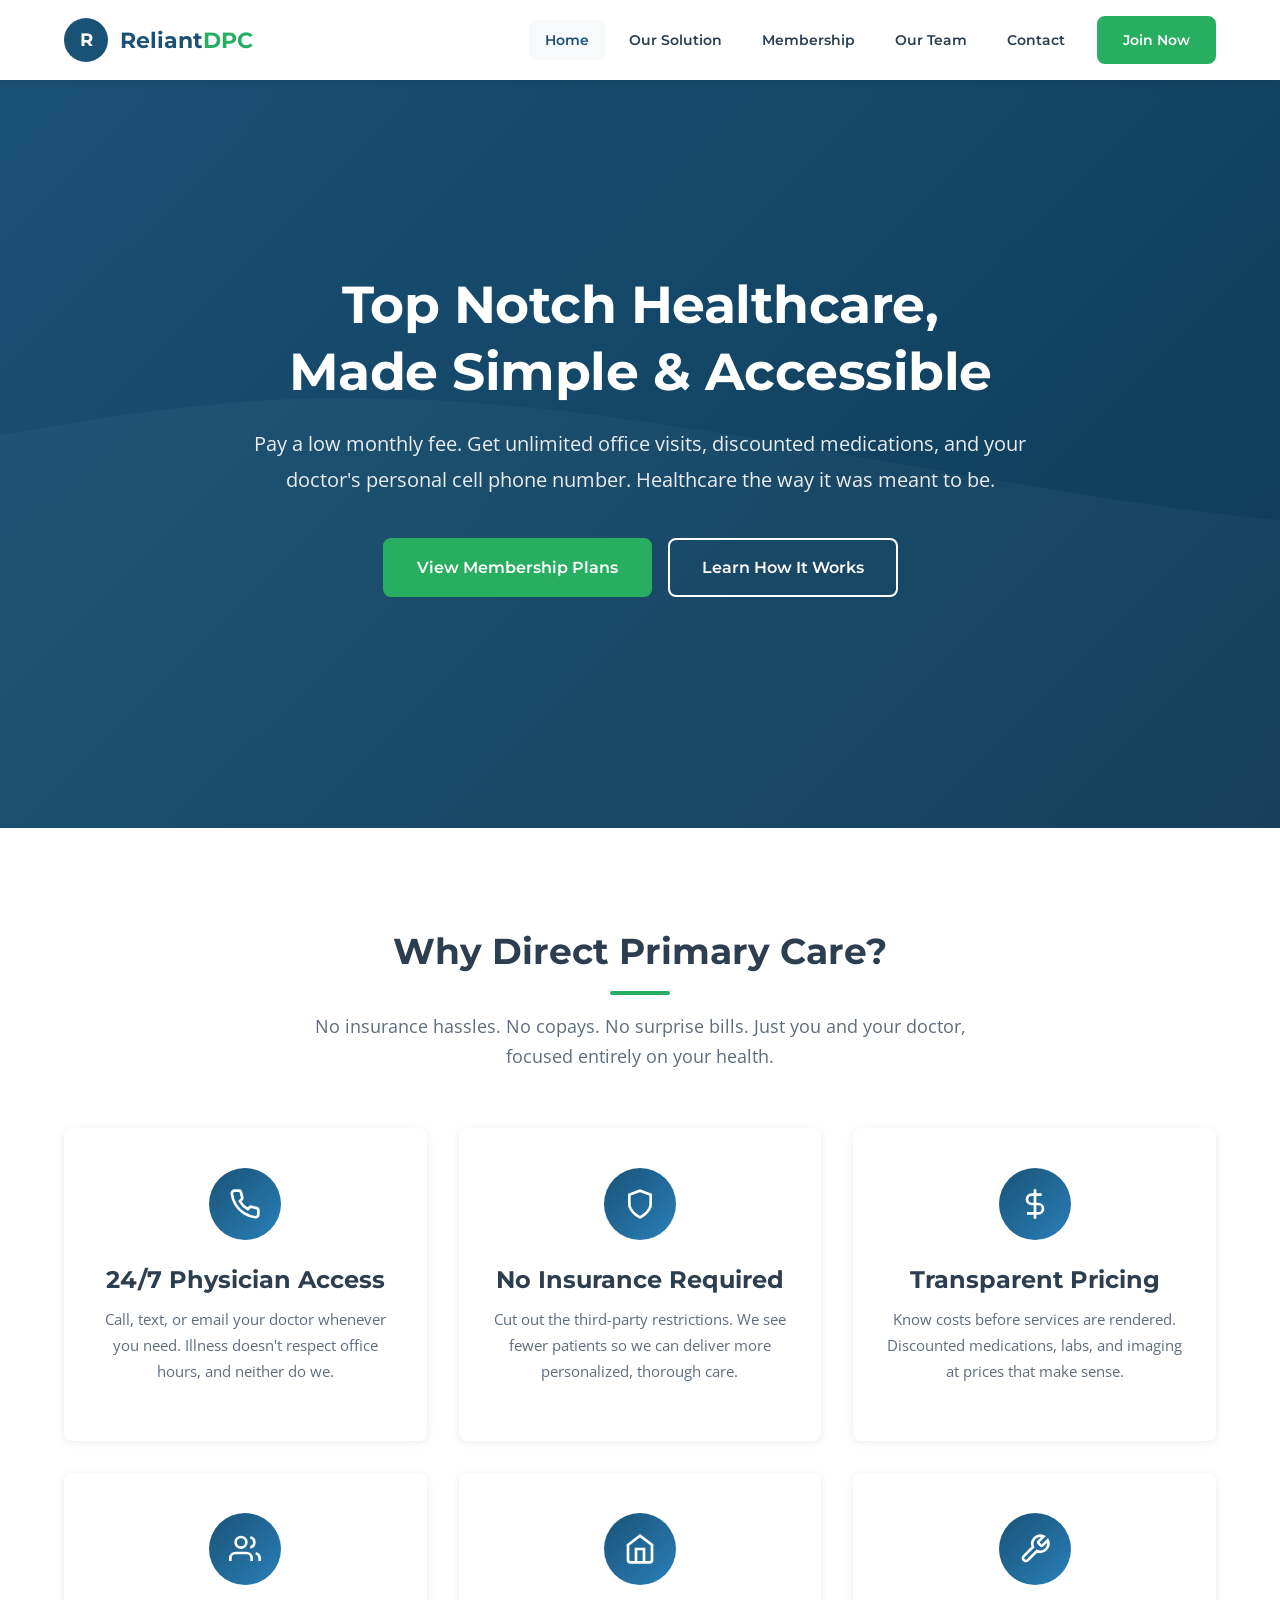
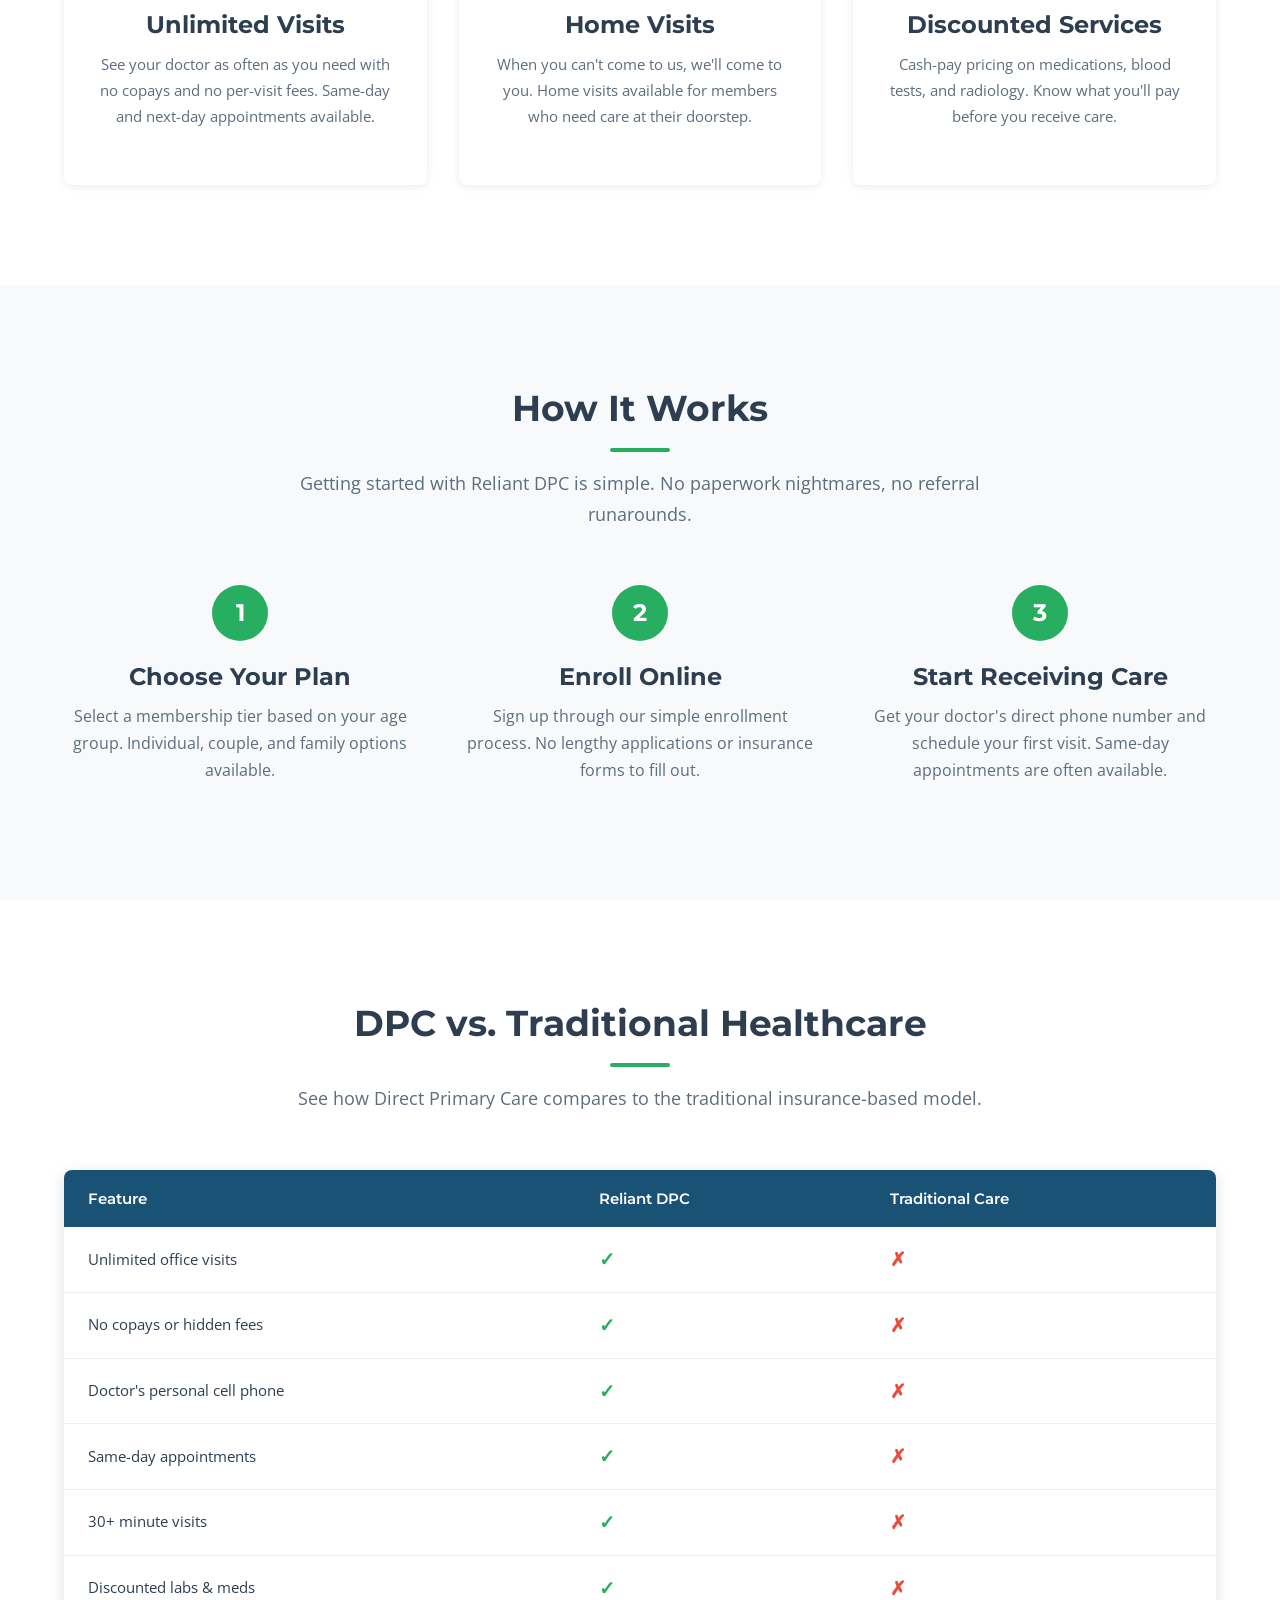
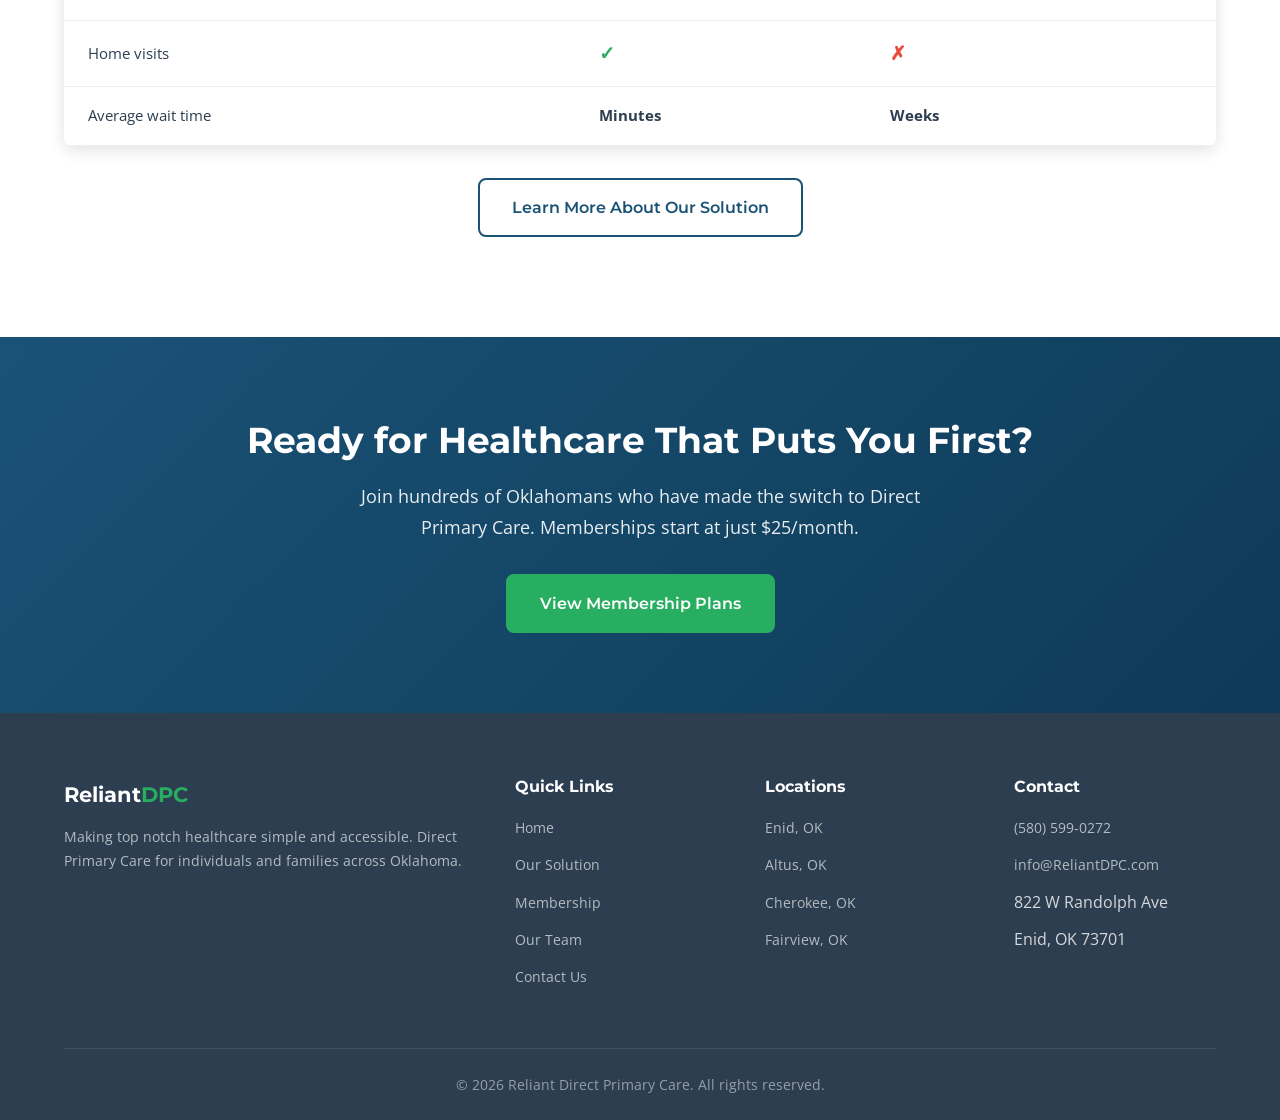
<file: website/index.html>
<!DOCTYPE html>
<html lang="en">
<head>
  <meta charset="UTF-8">
  <meta name="viewport" content="width=device-width, initial-scale=1.0">
  <meta name="description" content="Reliant Direct Primary Care - Top notch healthcare made simple and accessible. Low monthly fee, unlimited visits, and direct physician access in Oklahoma.">
  <title>Reliant DPC | Direct Primary Care</title>
  <link rel="preconnect" href="https://fonts.googleapis.com">
  <link rel="preconnect" href="https://fonts.gstatic.com" crossorigin>
  <link href="https://fonts.googleapis.com/css2?family=Montserrat:wght@400;600;700;800&family=Open+Sans:wght@400;500;600&display=swap" rel="stylesheet">
  <link rel="stylesheet" href="css/styles.css">
</head>
<body>

  <!-- Header -->
  <header class="header" id="header">
    <div class="container">
      <a href="index.html" class="logo">
        <div class="logo-icon">R</div>
        <div class="logo-text">Reliant<span>DPC</span></div>
      </a>
      <nav class="nav-links" id="navLinks">
        <a href="index.html" class="active">Home</a>
        <a href="solution.html">Our Solution</a>
        <a href="membership.html">Membership</a>
        <a href="team.html">Our Team</a>
        <a href="contact.html">Contact</a>
        <a href="membership.html#signup" class="btn btn-primary">Join Now</a>
      </nav>
      <button class="menu-toggle" id="menuToggle" aria-label="Toggle menu">
        <span></span>
        <span></span>
        <span></span>
      </button>
    </div>
  </header>

  <!-- Hero Section -->
  <section class="hero">
    <div class="hero-content">
      <h1>Top Notch Healthcare,<br>Made Simple &amp; Accessible</h1>
      <p>Pay a low monthly fee. Get unlimited office visits, discounted medications, and your doctor's personal cell phone number. Healthcare the way it was meant to be.</p>
      <div class="hero-buttons">
        <a href="membership.html" class="btn btn-primary">View Membership Plans</a>
        <a href="solution.html" class="btn btn-outline">Learn How It Works</a>
      </div>
    </div>
  </section>

  <!-- Why DPC Section -->
  <section class="section">
    <div class="container">
      <div class="section-header">
        <h2>Why Direct Primary Care?</h2>
        <p class="section-subtitle">No insurance hassles. No copays. No surprise bills. Just you and your doctor, focused entirely on your health.</p>
      </div>
      <div class="features-grid">
        <div class="feature-card">
          <div class="feature-icon">
            <svg width="32" height="32" fill="none" stroke="white" stroke-width="2" viewBox="0 0 24 24"><path d="M22 16.92v3a2 2 0 01-2.18 2 19.79 19.79 0 01-8.63-3.07 19.5 19.5 0 01-6-6 19.79 19.79 0 01-3.07-8.67A2 2 0 014.11 2h3a2 2 0 012 1.72c.127.96.361 1.903.7 2.81a2 2 0 01-.45 2.11L8.09 9.91a16 16 0 006 6l1.27-1.27a2 2 0 012.11-.45c.907.339 1.85.573 2.81.7A2 2 0 0122 16.92z"/></svg>
          </div>
          <h3>24/7 Physician Access</h3>
          <p>Call, text, or email your doctor whenever you need. Illness doesn't respect office hours, and neither do we.</p>
        </div>
        <div class="feature-card">
          <div class="feature-icon">
            <svg width="32" height="32" fill="none" stroke="white" stroke-width="2" viewBox="0 0 24 24"><path d="M12 22s8-4 8-10V5l-8-3-8 3v7c0 6 8 10 8 10z"/></svg>
          </div>
          <h3>No Insurance Required</h3>
          <p>Cut out the third-party restrictions. We see fewer patients so we can deliver more personalized, thorough care.</p>
        </div>
        <div class="feature-card">
          <div class="feature-icon">
            <svg width="32" height="32" fill="none" stroke="white" stroke-width="2" viewBox="0 0 24 24"><path d="M12 1v22M17 5H9.5a3.5 3.5 0 000 7h5a3.5 3.5 0 010 7H6"/></svg>
          </div>
          <h3>Transparent Pricing</h3>
          <p>Know costs before services are rendered. Discounted medications, labs, and imaging at prices that make sense.</p>
        </div>
        <div class="feature-card">
          <div class="feature-icon">
            <svg width="32" height="32" fill="none" stroke="white" stroke-width="2" viewBox="0 0 24 24"><path d="M17 21v-2a4 4 0 00-4-4H5a4 4 0 00-4 4v2"/><circle cx="9" cy="7" r="4"/><path d="M23 21v-2a4 4 0 00-3-3.87M16 3.13a4 4 0 010 7.75"/></svg>
          </div>
          <h3>Unlimited Visits</h3>
          <p>See your doctor as often as you need with no copays and no per-visit fees. Same-day and next-day appointments available.</p>
        </div>
        <div class="feature-card">
          <div class="feature-icon">
            <svg width="32" height="32" fill="none" stroke="white" stroke-width="2" viewBox="0 0 24 24"><path d="M3 9l9-7 9 7v11a2 2 0 01-2 2H5a2 2 0 01-2-2z"/><polyline points="9 22 9 12 15 12 15 22"/></svg>
          </div>
          <h3>Home Visits</h3>
          <p>When you can't come to us, we'll come to you. Home visits available for members who need care at their doorstep.</p>
        </div>
        <div class="feature-card">
          <div class="feature-icon">
            <svg width="32" height="32" fill="none" stroke="white" stroke-width="2" viewBox="0 0 24 24"><path d="M14.7 6.3a1 1 0 000 1.4l1.6 1.6a1 1 0 001.4 0l3.77-3.77a6 6 0 01-7.94 7.94l-6.91 6.91a2.12 2.12 0 01-3-3l6.91-6.91a6 6 0 017.94-7.94l-3.76 3.76z"/></svg>
          </div>
          <h3>Discounted Services</h3>
          <p>Cash-pay pricing on medications, blood tests, and radiology. Know what you'll pay before you receive care.</p>
        </div>
      </div>
    </div>
  </section>

  <!-- How It Works -->
  <section class="section section-light">
    <div class="container">
      <div class="section-header">
        <h2>How It Works</h2>
        <p class="section-subtitle">Getting started with Reliant DPC is simple. No paperwork nightmares, no referral runarounds.</p>
      </div>
      <div class="steps-grid">
        <div class="step-card">
          <div class="step-number">1</div>
          <h3>Choose Your Plan</h3>
          <p>Select a membership tier based on your age group. Individual, couple, and family options available.</p>
        </div>
        <div class="step-card">
          <div class="step-number">2</div>
          <h3>Enroll Online</h3>
          <p>Sign up through our simple enrollment process. No lengthy applications or insurance forms to fill out.</p>
        </div>
        <div class="step-card">
          <div class="step-number">3</div>
          <h3>Start Receiving Care</h3>
          <p>Get your doctor's direct phone number and schedule your first visit. Same-day appointments are often available.</p>
        </div>
      </div>
    </div>
  </section>

  <!-- DPC vs Traditional Comparison -->
  <section class="section">
    <div class="container">
      <div class="section-header">
        <h2>DPC vs. Traditional Healthcare</h2>
        <p class="section-subtitle">See how Direct Primary Care compares to the traditional insurance-based model.</p>
      </div>
      <table class="comparison-table">
        <thead>
          <tr>
            <th>Feature</th>
            <th>Reliant DPC</th>
            <th>Traditional Care</th>
          </tr>
        </thead>
        <tbody>
          <tr>
            <td>Unlimited office visits</td>
            <td><span class="check">&#10003;</span></td>
            <td><span class="cross">&#10007;</span></td>
          </tr>
          <tr>
            <td>No copays or hidden fees</td>
            <td><span class="check">&#10003;</span></td>
            <td><span class="cross">&#10007;</span></td>
          </tr>
          <tr>
            <td>Doctor's personal cell phone</td>
            <td><span class="check">&#10003;</span></td>
            <td><span class="cross">&#10007;</span></td>
          </tr>
          <tr>
            <td>Same-day appointments</td>
            <td><span class="check">&#10003;</span></td>
            <td><span class="cross">&#10007;</span></td>
          </tr>
          <tr>
            <td>30+ minute visits</td>
            <td><span class="check">&#10003;</span></td>
            <td><span class="cross">&#10007;</span></td>
          </tr>
          <tr>
            <td>Discounted labs &amp; meds</td>
            <td><span class="check">&#10003;</span></td>
            <td><span class="cross">&#10007;</span></td>
          </tr>
          <tr>
            <td>Home visits</td>
            <td><span class="check">&#10003;</span></td>
            <td><span class="cross">&#10007;</span></td>
          </tr>
          <tr>
            <td>Average wait time</td>
            <td><strong>Minutes</strong></td>
            <td><strong>Weeks</strong></td>
          </tr>
        </tbody>
      </table>
      <div class="text-center mt-2">
        <a href="solution.html" class="btn btn-outline-dark">Learn More About Our Solution</a>
      </div>
    </div>
  </section>

  <!-- CTA Banner -->
  <section class="cta-banner">
    <div class="container">
      <h2>Ready for Healthcare That Puts You First?</h2>
      <p>Join hundreds of Oklahomans who have made the switch to Direct Primary Care. Memberships start at just $25/month.</p>
      <a href="membership.html" class="btn btn-primary">View Membership Plans</a>
    </div>
  </section>

  <!-- Footer -->
  <footer class="footer">
    <div class="container">
      <div class="footer-grid">
        <div class="footer-brand">
          <div class="logo-text">Reliant<span>DPC</span></div>
          <p>Making top notch healthcare simple and accessible. Direct Primary Care for individuals and families across Oklahoma.</p>
        </div>
        <div>
          <h4>Quick Links</h4>
          <ul>
            <li><a href="index.html">Home</a></li>
            <li><a href="solution.html">Our Solution</a></li>
            <li><a href="membership.html">Membership</a></li>
            <li><a href="team.html">Our Team</a></li>
            <li><a href="contact.html">Contact Us</a></li>
          </ul>
        </div>
        <div>
          <h4>Locations</h4>
          <ul>
            <li><a href="team.html#enid">Enid, OK</a></li>
            <li><a href="team.html#altus">Altus, OK</a></li>
            <li><a href="team.html#cherokee">Cherokee, OK</a></li>
            <li><a href="team.html#fairview">Fairview, OK</a></li>
          </ul>
        </div>
        <div>
          <h4>Contact</h4>
          <ul>
            <li><a href="tel:5805990272">(580) 599-0272</a></li>
            <li><a href="mailto:info@ReliantDPC.com">info@ReliantDPC.com</a></li>
            <li>822 W Randolph Ave</li>
            <li>Enid, OK 73701</li>
          </ul>
        </div>
      </div>
      <div class="footer-bottom">
        &copy; 2026 Reliant Direct Primary Care. All rights reserved.
      </div>
    </div>
  </footer>

  <script src="js/main.js"></script>
</body>
</html>
</file>
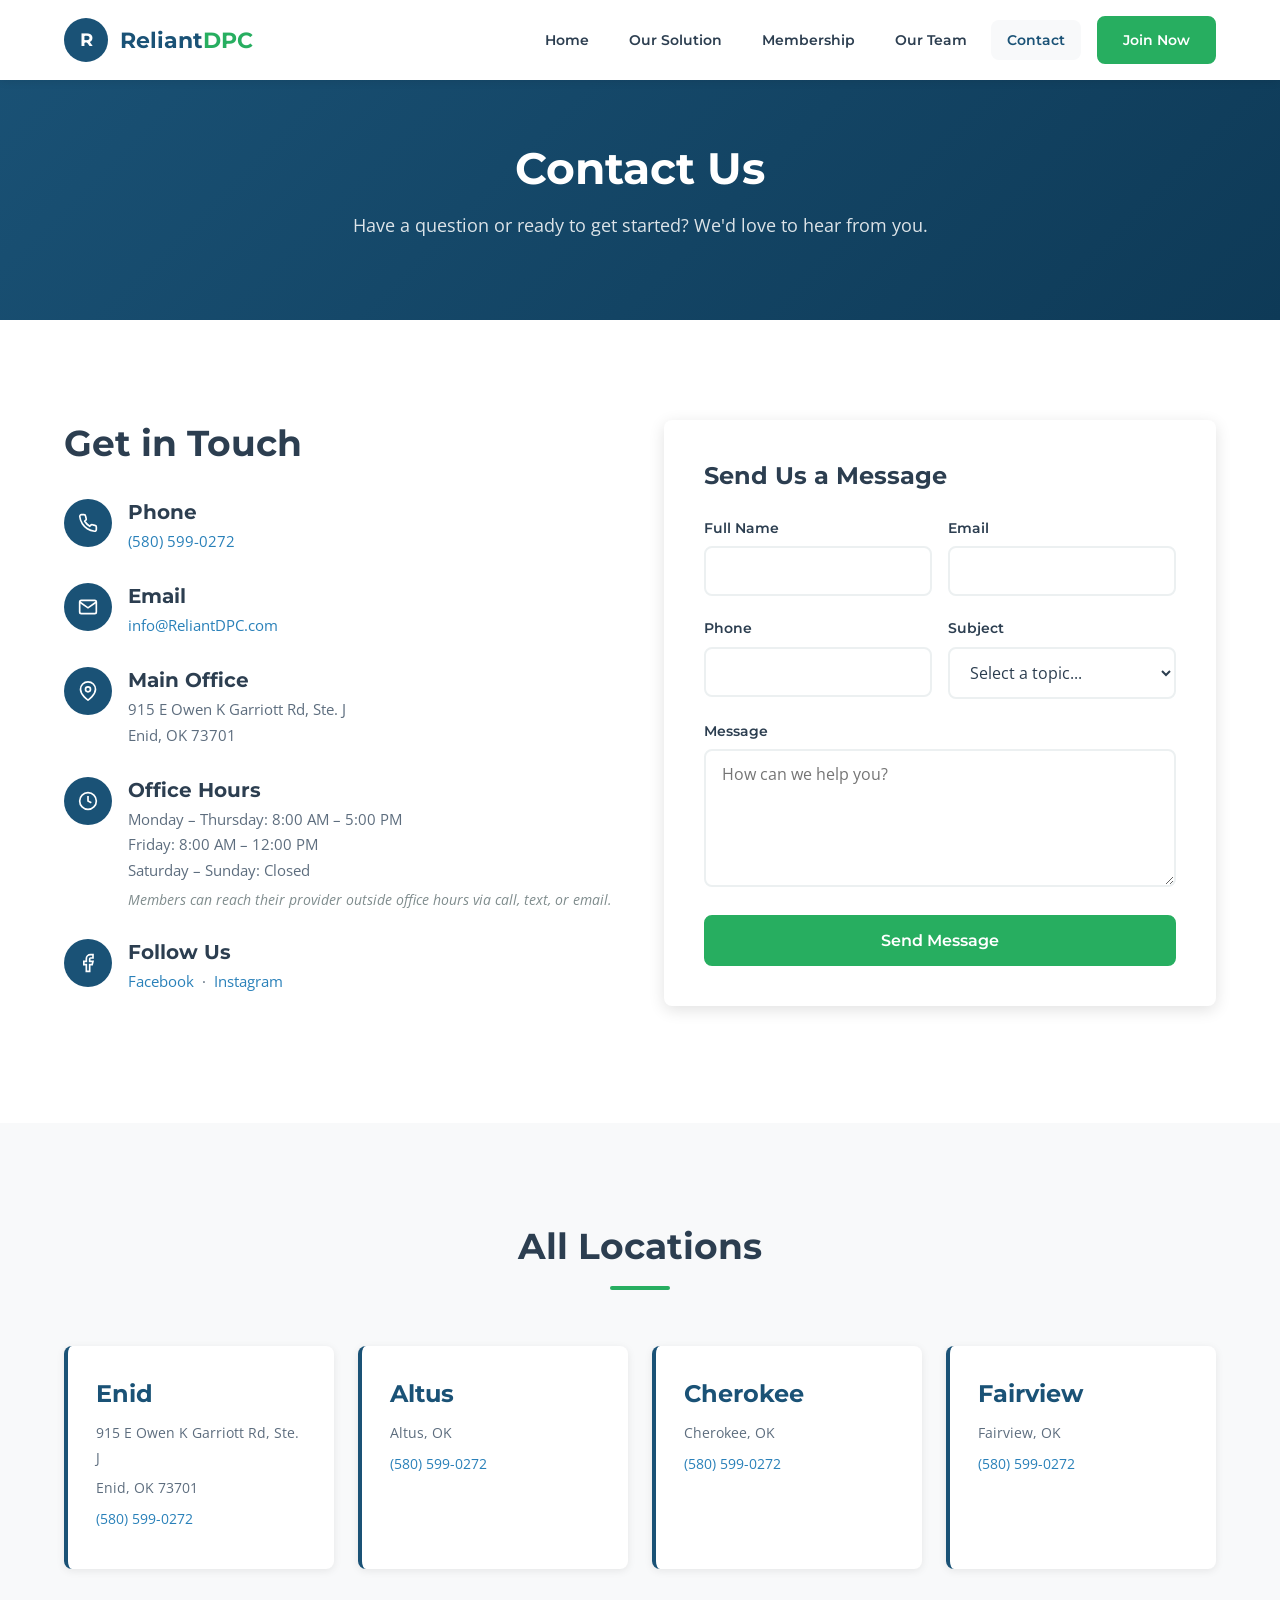
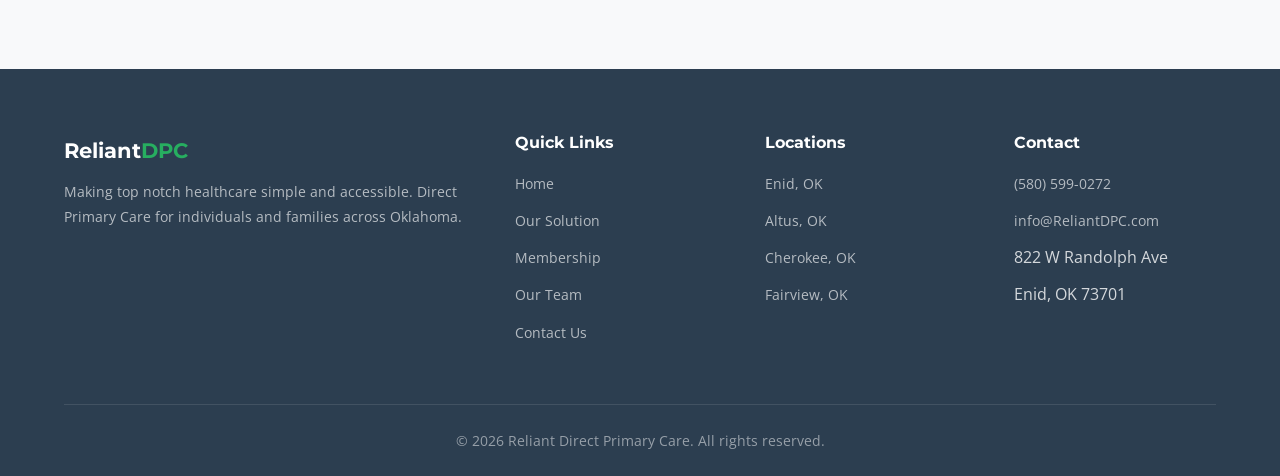
<file: website/contact.html>
<!DOCTYPE html>
<html lang="en">
<head>
  <meta charset="UTF-8">
  <meta name="viewport" content="width=device-width, initial-scale=1.0">
  <meta name="description" content="Contact Reliant DPC - reach us by phone at (580) 599-0272, email info@ReliantDPC.com, or visit our offices in Enid, Altus, Cherokee, and Fairview, Oklahoma.">
  <title>Contact Us | Reliant DPC</title>
  <link rel="preconnect" href="https://fonts.googleapis.com">
  <link rel="preconnect" href="https://fonts.gstatic.com" crossorigin>
  <link href="https://fonts.googleapis.com/css2?family=Montserrat:wght@400;600;700;800&family=Open+Sans:wght@400;500;600&display=swap" rel="stylesheet">
  <link rel="stylesheet" href="css/styles.css">
</head>
<body>

  <!-- Header -->
  <header class="header" id="header">
    <div class="container">
      <a href="index.html" class="logo">
        <div class="logo-icon">R</div>
        <div class="logo-text">Reliant<span>DPC</span></div>
      </a>
      <nav class="nav-links" id="navLinks">
        <a href="index.html">Home</a>
        <a href="solution.html">Our Solution</a>
        <a href="membership.html">Membership</a>
        <a href="team.html">Our Team</a>
        <a href="contact.html" class="active">Contact</a>
        <a href="membership.html#signup" class="btn btn-primary">Join Now</a>
      </nav>
      <button class="menu-toggle" id="menuToggle" aria-label="Toggle menu">
        <span></span>
        <span></span>
        <span></span>
      </button>
    </div>
  </header>

  <!-- Page Hero -->
  <section class="page-hero">
    <h1>Contact Us</h1>
    <p>Have a question or ready to get started? We'd love to hear from you.</p>
  </section>

  <!-- Contact Section -->
  <section class="section">
    <div class="container">
      <div class="contact-grid">
        <!-- Contact Info -->
        <div>
          <h2 style="margin-bottom: 2rem;">Get in Touch</h2>

          <div class="contact-info-block">
            <div class="contact-icon">
              <svg width="20" height="20" fill="none" stroke="white" stroke-width="2" viewBox="0 0 24 24"><path d="M22 16.92v3a2 2 0 01-2.18 2 19.79 19.79 0 01-8.63-3.07 19.5 19.5 0 01-6-6 19.79 19.79 0 01-3.07-8.67A2 2 0 014.11 2h3a2 2 0 012 1.72c.127.96.361 1.903.7 2.81a2 2 0 01-.45 2.11L8.09 9.91a16 16 0 006 6l1.27-1.27a2 2 0 012.11-.45c.907.339 1.85.573 2.81.7A2 2 0 0122 16.92z"/></svg>
            </div>
            <div>
              <h4>Phone</h4>
              <p><a href="tel:5805990272">(580) 599-0272</a></p>
            </div>
          </div>

          <div class="contact-info-block">
            <div class="contact-icon">
              <svg width="20" height="20" fill="none" stroke="white" stroke-width="2" viewBox="0 0 24 24"><path d="M4 4h16c1.1 0 2 .9 2 2v12c0 1.1-.9 2-2 2H4c-1.1 0-2-.9-2-2V6c0-1.1.9-2 2-2z"/><polyline points="22,6 12,13 2,6"/></svg>
            </div>
            <div>
              <h4>Email</h4>
              <p><a href="mailto:info@ReliantDPC.com">info@ReliantDPC.com</a></p>
            </div>
          </div>

          <div class="contact-info-block">
            <div class="contact-icon">
              <svg width="20" height="20" fill="none" stroke="white" stroke-width="2" viewBox="0 0 24 24"><path d="M21 10c0 7-9 13-9 13s-9-6-9-13a9 9 0 0118 0z"/><circle cx="12" cy="10" r="3"/></svg>
            </div>
            <div>
              <h4>Main Office</h4>
              <p>915 E Owen K Garriott Rd, Ste. J<br>Enid, OK 73701</p>
            </div>
          </div>

          <div class="contact-info-block">
            <div class="contact-icon">
              <svg width="20" height="20" fill="none" stroke="white" stroke-width="2" viewBox="0 0 24 24"><circle cx="12" cy="12" r="10"/><polyline points="12 6 12 12 16 14"/></svg>
            </div>
            <div>
              <h4>Office Hours</h4>
              <p>Monday &ndash; Thursday: 8:00 AM &ndash; 5:00 PM<br>Friday: 8:00 AM &ndash; 12:00 PM<br>Saturday &ndash; Sunday: Closed</p>
              <p style="font-size: 0.85rem; color: var(--color-dark-gray); margin-top: 4px;"><em>Members can reach their provider outside office hours via call, text, or email.</em></p>
            </div>
          </div>

          <div class="contact-info-block">
            <div class="contact-icon">
              <svg width="20" height="20" fill="none" stroke="white" stroke-width="2" viewBox="0 0 24 24"><path d="M18 2h-3a5 5 0 00-5 5v3H7v4h3v8h4v-8h3l1-4h-4V7a1 1 0 011-1h3z"/></svg>
            </div>
            <div>
              <h4>Follow Us</h4>
              <p>
                <a href="https://www.facebook.com/reliantdpc/" target="_blank" rel="noopener noreferrer">Facebook</a>
                &nbsp;&middot;&nbsp;
                <a href="https://www.instagram.com/reliantdpc/" target="_blank" rel="noopener noreferrer">Instagram</a>
              </p>
            </div>
          </div>
        </div>

        <!-- Contact Form -->
        <div>
          <form class="contact-form" id="contactForm">
            <h3 style="margin-bottom: 24px;">Send Us a Message</h3>
            <div class="form-row">
              <div class="form-group">
                <label for="contactName">Full Name</label>
                <input type="text" id="contactName" name="name" required>
              </div>
              <div class="form-group">
                <label for="contactEmail">Email</label>
                <input type="email" id="contactEmail" name="email" required>
              </div>
            </div>
            <div class="form-row">
              <div class="form-group">
                <label for="contactPhone">Phone</label>
                <input type="tel" id="contactPhone" name="phone">
              </div>
              <div class="form-group">
                <label for="contactSubject">Subject</label>
                <select id="contactSubject" name="subject" required>
                  <option value="">Select a topic...</option>
                  <option value="membership">Membership Inquiry</option>
                  <option value="corporate">Corporate/Employer Plans</option>
                  <option value="general">General Question</option>
                  <option value="existing">Existing Member Support</option>
                  <option value="other">Other</option>
                </select>
              </div>
            </div>
            <div class="form-group">
              <label for="contactMessage">Message</label>
              <textarea id="contactMessage" name="message" rows="5" required placeholder="How can we help you?"></textarea>
            </div>
            <button type="submit" class="btn btn-primary">Send Message</button>
            <div class="form-success" id="contactSuccess">
              Thank you for reaching out! We'll get back to you within 1 business day.
            </div>
          </form>
        </div>
      </div>
    </div>
  </section>

  <!-- Locations Quick Reference -->
  <section class="section section-light">
    <div class="container">
      <div class="section-header">
        <h2>All Locations</h2>
      </div>
      <div class="locations-grid">
        <div class="location-card">
          <h3>Enid</h3>
          <p>915 E Owen K Garriott Rd, Ste. J</p>
          <p>Enid, OK 73701</p>
          <p><a href="tel:5805990272">(580) 599-0272</a></p>
        </div>
        <div class="location-card">
          <h3>Altus</h3>
          <p>Altus, OK</p>
          <p><a href="tel:5805990272">(580) 599-0272</a></p>
        </div>
        <div class="location-card">
          <h3>Cherokee</h3>
          <p>Cherokee, OK</p>
          <p><a href="tel:5805990272">(580) 599-0272</a></p>
        </div>
        <div class="location-card">
          <h3>Fairview</h3>
          <p>Fairview, OK</p>
          <p><a href="tel:5805990272">(580) 599-0272</a></p>
        </div>
      </div>
    </div>
  </section>

  <!-- Footer -->
  <footer class="footer">
    <div class="container">
      <div class="footer-grid">
        <div class="footer-brand">
          <div class="logo-text">Reliant<span>DPC</span></div>
          <p>Making top notch healthcare simple and accessible. Direct Primary Care for individuals and families across Oklahoma.</p>
        </div>
        <div>
          <h4>Quick Links</h4>
          <ul>
            <li><a href="index.html">Home</a></li>
            <li><a href="solution.html">Our Solution</a></li>
            <li><a href="membership.html">Membership</a></li>
            <li><a href="team.html">Our Team</a></li>
            <li><a href="contact.html">Contact Us</a></li>
          </ul>
        </div>
        <div>
          <h4>Locations</h4>
          <ul>
            <li><a href="team.html#enid">Enid, OK</a></li>
            <li><a href="team.html#altus">Altus, OK</a></li>
            <li><a href="team.html#cherokee">Cherokee, OK</a></li>
            <li><a href="team.html#fairview">Fairview, OK</a></li>
          </ul>
        </div>
        <div>
          <h4>Contact</h4>
          <ul>
            <li><a href="tel:5805990272">(580) 599-0272</a></li>
            <li><a href="mailto:info@ReliantDPC.com">info@ReliantDPC.com</a></li>
            <li>822 W Randolph Ave</li>
            <li>Enid, OK 73701</li>
          </ul>
        </div>
      </div>
      <div class="footer-bottom">
        &copy; 2026 Reliant Direct Primary Care. All rights reserved.
      </div>
    </div>
  </footer>

  <script src="js/main.js"></script>
</body>
</html>
</file>
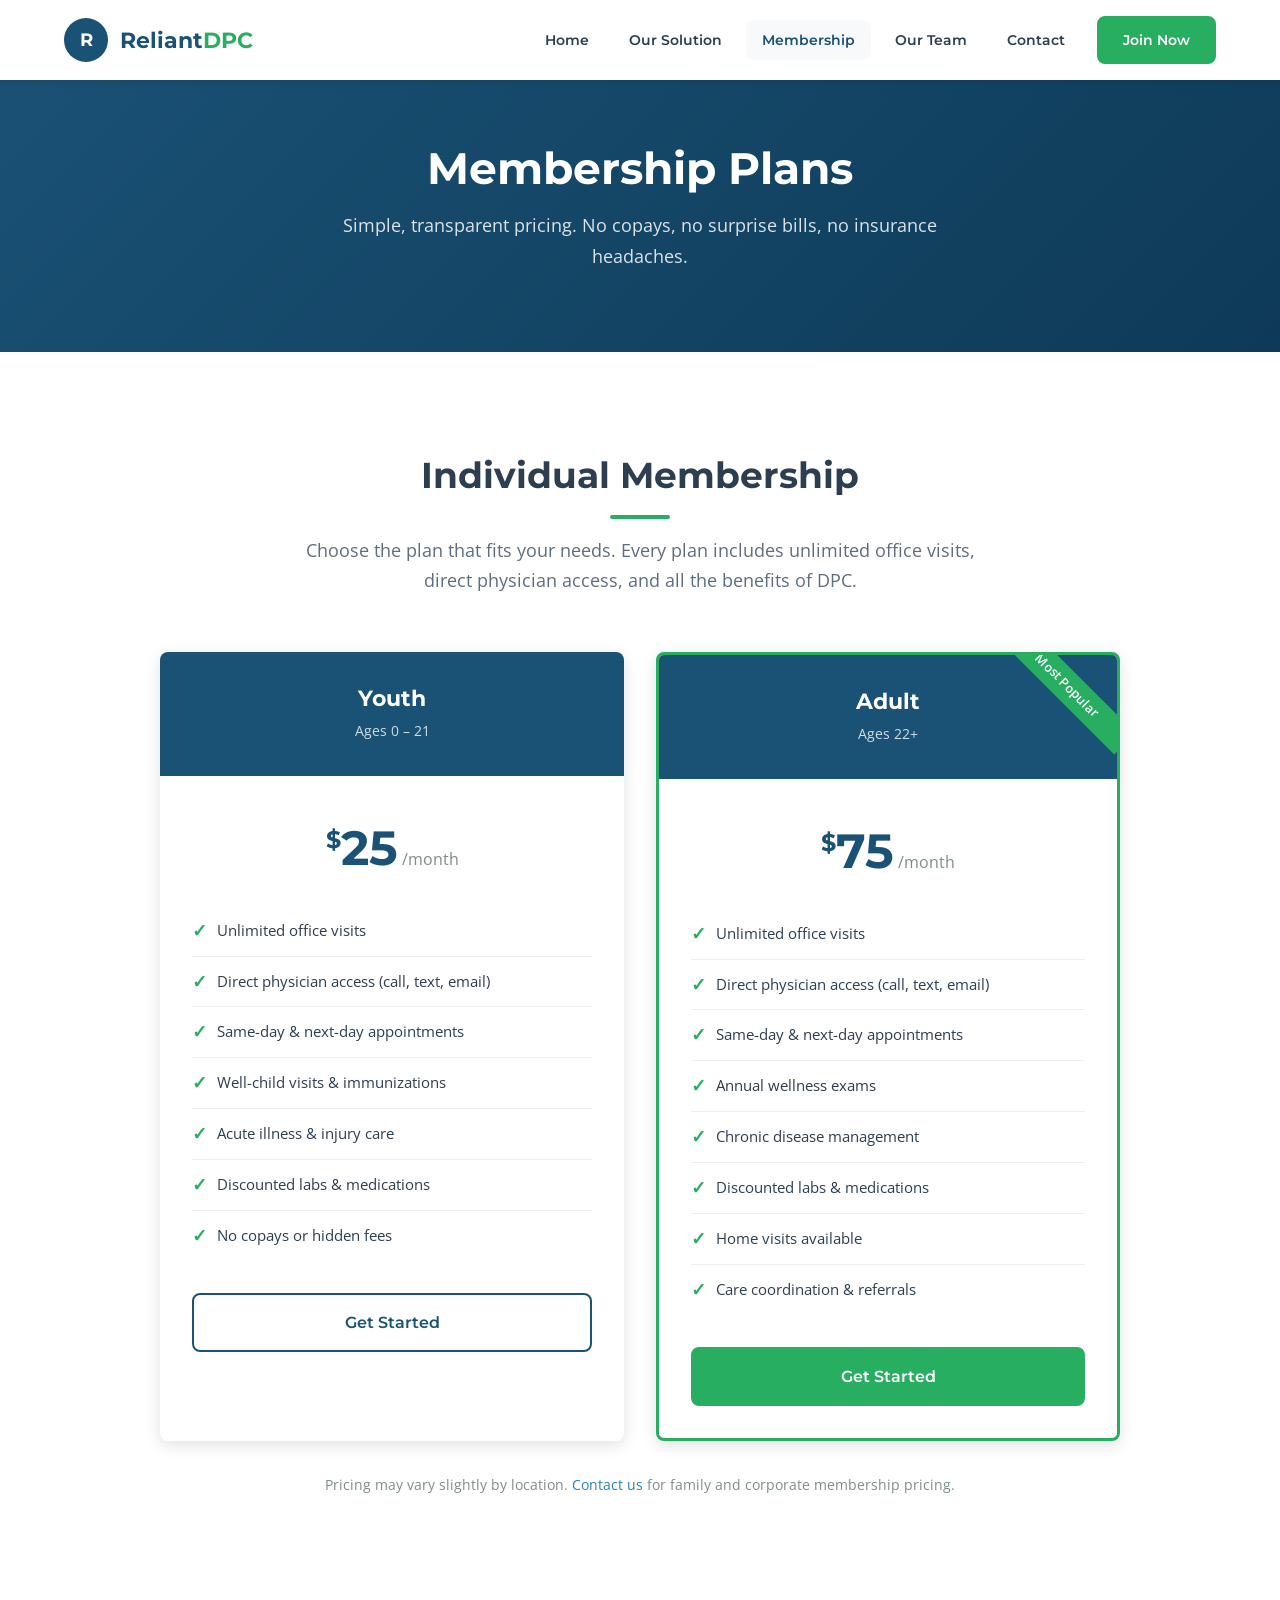
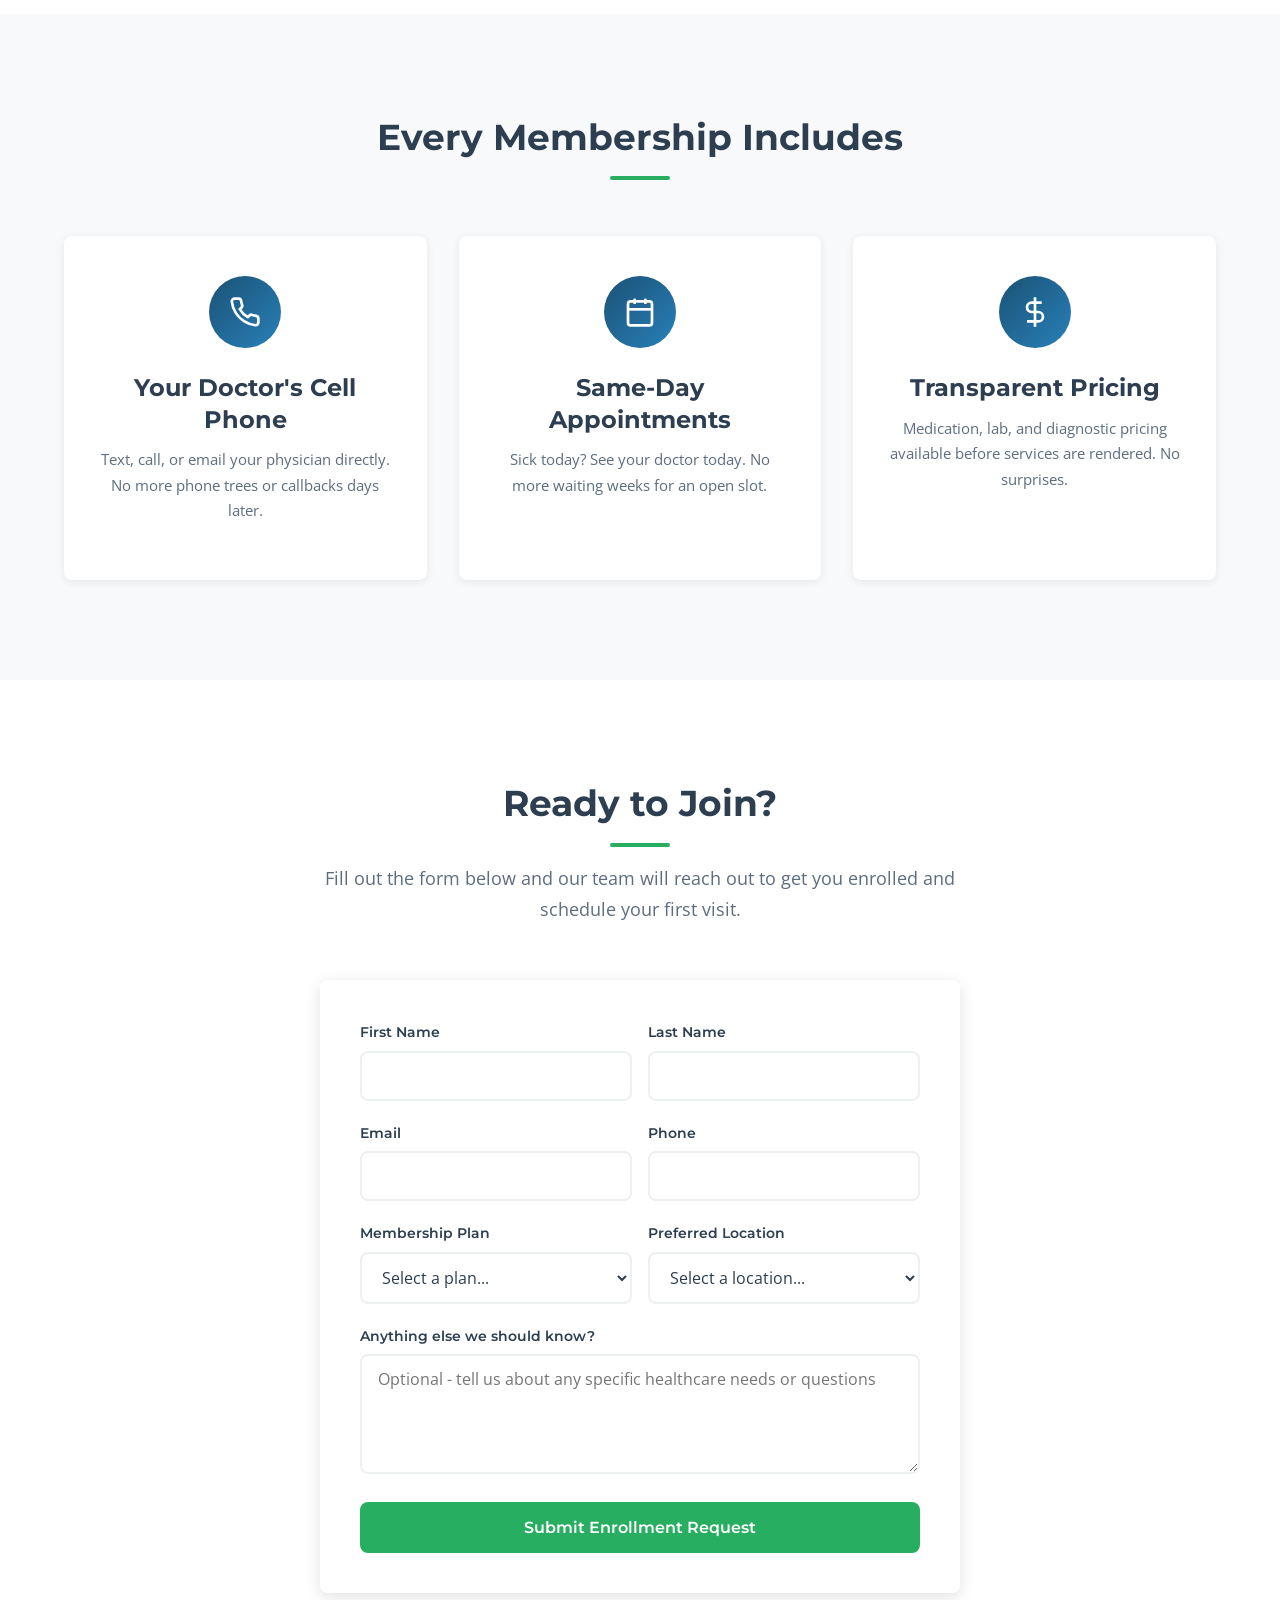
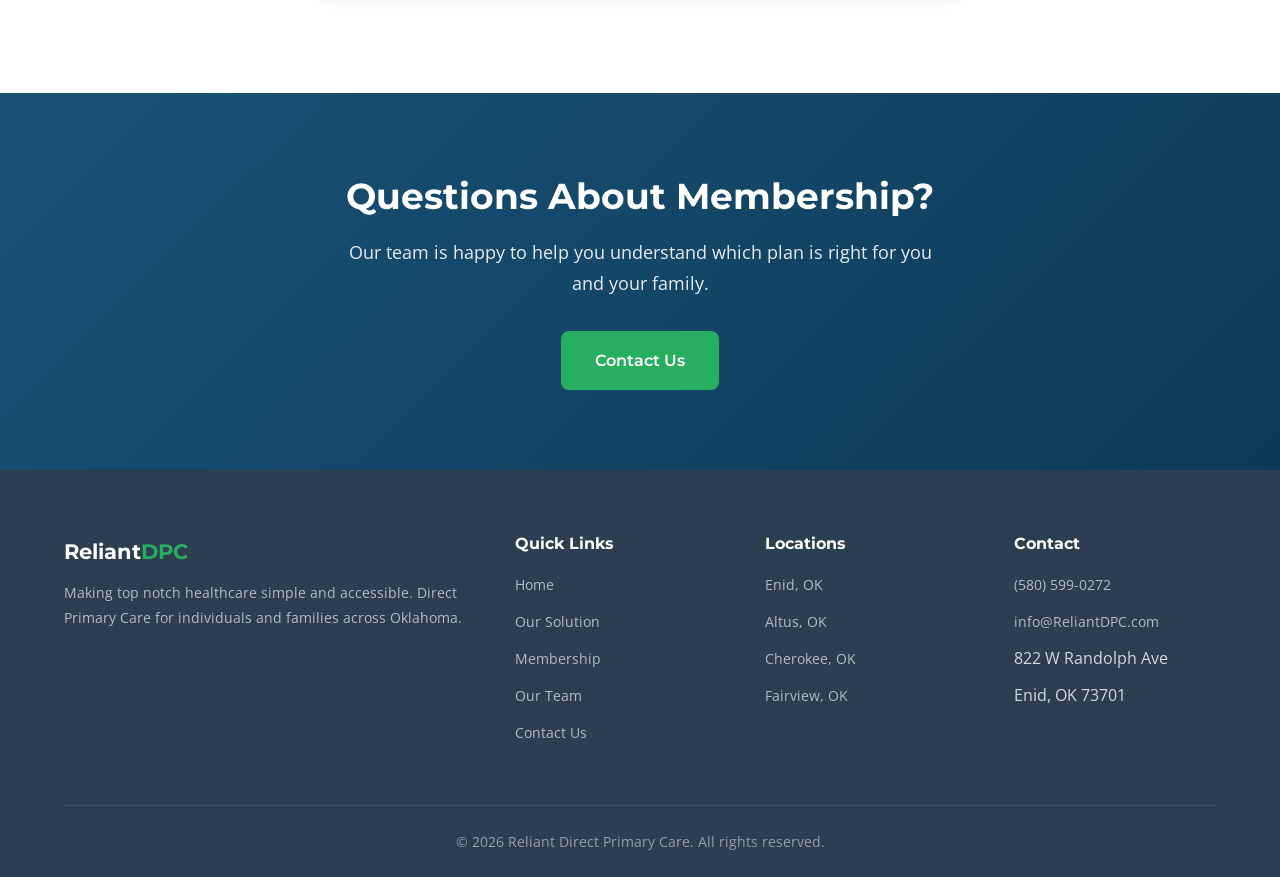
<file: website/membership.html>
<!DOCTYPE html>
<html lang="en">
<head>
  <meta charset="UTF-8">
  <meta name="viewport" content="width=device-width, initial-scale=1.0">
  <meta name="description" content="Reliant DPC membership plans - affordable Direct Primary Care starting at $25/month for youth and $75/month for adults. Unlimited visits, no copays.">
  <title>Membership | Reliant DPC</title>
  <link rel="preconnect" href="https://fonts.googleapis.com">
  <link rel="preconnect" href="https://fonts.gstatic.com" crossorigin>
  <link href="https://fonts.googleapis.com/css2?family=Montserrat:wght@400;600;700;800&family=Open+Sans:wght@400;500;600&display=swap" rel="stylesheet">
  <link rel="stylesheet" href="css/styles.css">
</head>
<body>

  <!-- Header -->
  <header class="header" id="header">
    <div class="container">
      <a href="index.html" class="logo">
        <div class="logo-icon">R</div>
        <div class="logo-text">Reliant<span>DPC</span></div>
      </a>
      <nav class="nav-links" id="navLinks">
        <a href="index.html">Home</a>
        <a href="solution.html">Our Solution</a>
        <a href="membership.html" class="active">Membership</a>
        <a href="team.html">Our Team</a>
        <a href="contact.html">Contact</a>
        <a href="membership.html#signup" class="btn btn-primary">Join Now</a>
      </nav>
      <button class="menu-toggle" id="menuToggle" aria-label="Toggle menu">
        <span></span>
        <span></span>
        <span></span>
      </button>
    </div>
  </header>

  <!-- Page Hero -->
  <section class="page-hero">
    <h1>Membership Plans</h1>
    <p>Simple, transparent pricing. No copays, no surprise bills, no insurance headaches.</p>
  </section>

  <!-- Pricing Section -->
  <section class="section">
    <div class="container">
      <div class="section-header">
        <h2>Individual Membership</h2>
        <p class="section-subtitle">Choose the plan that fits your needs. Every plan includes unlimited office visits, direct physician access, and all the benefits of DPC.</p>
      </div>
      <div class="pricing-grid">
        <div class="pricing-card">
          <div class="pricing-header">
            <h3>Youth</h3>
            <span class="age-range">Ages 0 &ndash; 21</span>
          </div>
          <div class="pricing-amount">
            <span class="price"><sup>$</sup>25</span>
            <span class="period">/month</span>
          </div>
          <div class="pricing-features">
            <ul>
              <li>Unlimited office visits</li>
              <li>Direct physician access (call, text, email)</li>
              <li>Same-day &amp; next-day appointments</li>
              <li>Well-child visits &amp; immunizations</li>
              <li>Acute illness &amp; injury care</li>
              <li>Discounted labs &amp; medications</li>
              <li>No copays or hidden fees</li>
            </ul>
          </div>
          <a href="#signup" class="btn btn-outline-dark">Get Started</a>
        </div>
        <div class="pricing-card featured">
          <div class="pricing-header">
            <h3>Adult</h3>
            <span class="age-range">Ages 22+</span>
          </div>
          <div class="pricing-amount">
            <span class="price"><sup>$</sup>75</span>
            <span class="period">/month</span>
          </div>
          <div class="pricing-features">
            <ul>
              <li>Unlimited office visits</li>
              <li>Direct physician access (call, text, email)</li>
              <li>Same-day &amp; next-day appointments</li>
              <li>Annual wellness exams</li>
              <li>Chronic disease management</li>
              <li>Discounted labs &amp; medications</li>
              <li>Home visits available</li>
              <li>Care coordination &amp; referrals</li>
            </ul>
          </div>
          <a href="#signup" class="btn btn-primary">Get Started</a>
        </div>
      </div>
      <p class="text-center mt-2" style="font-size: 0.9rem; color: var(--color-dark-gray);">
        Pricing may vary slightly by location. <a href="contact.html">Contact us</a> for family and corporate membership pricing.
      </p>
    </div>
  </section>

  <!-- What's Included -->
  <section class="section section-light">
    <div class="container">
      <div class="section-header">
        <h2>Every Membership Includes</h2>
      </div>
      <div class="features-grid">
        <div class="feature-card">
          <div class="feature-icon">
            <svg width="32" height="32" fill="none" stroke="white" stroke-width="2" viewBox="0 0 24 24"><path d="M22 16.92v3a2 2 0 01-2.18 2 19.79 19.79 0 01-8.63-3.07 19.5 19.5 0 01-6-6 19.79 19.79 0 01-3.07-8.67A2 2 0 014.11 2h3a2 2 0 012 1.72c.127.96.361 1.903.7 2.81a2 2 0 01-.45 2.11L8.09 9.91a16 16 0 006 6l1.27-1.27a2 2 0 012.11-.45c.907.339 1.85.573 2.81.7A2 2 0 0122 16.92z"/></svg>
          </div>
          <h3>Your Doctor's Cell Phone</h3>
          <p>Text, call, or email your physician directly. No more phone trees or callbacks days later.</p>
        </div>
        <div class="feature-card">
          <div class="feature-icon">
            <svg width="32" height="32" fill="none" stroke="white" stroke-width="2" viewBox="0 0 24 24"><rect x="3" y="4" width="18" height="18" rx="2" ry="2"/><line x1="16" y1="2" x2="16" y2="6"/><line x1="8" y1="2" x2="8" y2="6"/><line x1="3" y1="10" x2="21" y2="10"/></svg>
          </div>
          <h3>Same-Day Appointments</h3>
          <p>Sick today? See your doctor today. No more waiting weeks for an open slot.</p>
        </div>
        <div class="feature-card">
          <div class="feature-icon">
            <svg width="32" height="32" fill="none" stroke="white" stroke-width="2" viewBox="0 0 24 24"><path d="M12 1v22M17 5H9.5a3.5 3.5 0 000 7h5a3.5 3.5 0 010 7H6"/></svg>
          </div>
          <h3>Transparent Pricing</h3>
          <p>Medication, lab, and diagnostic pricing available before services are rendered. No surprises.</p>
        </div>
      </div>
    </div>
  </section>

  <!-- Signup Section -->
  <section class="section" id="signup">
    <div class="container">
      <div class="section-header">
        <h2>Ready to Join?</h2>
        <p class="section-subtitle">Fill out the form below and our team will reach out to get you enrolled and schedule your first visit.</p>
      </div>
      <div style="max-width: 640px; margin: 0 auto;">
        <form class="contact-form" id="signupForm">
          <div class="form-row">
            <div class="form-group">
              <label for="firstName">First Name</label>
              <input type="text" id="firstName" name="firstName" required>
            </div>
            <div class="form-group">
              <label for="lastName">Last Name</label>
              <input type="text" id="lastName" name="lastName" required>
            </div>
          </div>
          <div class="form-row">
            <div class="form-group">
              <label for="email">Email</label>
              <input type="email" id="email" name="email" required>
            </div>
            <div class="form-group">
              <label for="phone">Phone</label>
              <input type="tel" id="phone" name="phone" required>
            </div>
          </div>
          <div class="form-row">
            <div class="form-group">
              <label for="plan">Membership Plan</label>
              <select id="plan" name="plan" required>
                <option value="">Select a plan...</option>
                <option value="youth">Youth (Ages 0-21) - $25/mo</option>
                <option value="adult">Adult (Ages 22+) - $75/mo</option>
                <option value="family">Family - Contact for pricing</option>
                <option value="corporate">Corporate - Contact for pricing</option>
              </select>
            </div>
            <div class="form-group">
              <label for="location">Preferred Location</label>
              <select id="location" name="location" required>
                <option value="">Select a location...</option>
                <option value="enid">Enid, OK</option>
                <option value="altus">Altus, OK</option>
                <option value="cherokee">Cherokee, OK</option>
                <option value="fairview">Fairview, OK</option>
              </select>
            </div>
          </div>
          <div class="form-group">
            <label for="message">Anything else we should know?</label>
            <textarea id="message" name="message" rows="3" placeholder="Optional - tell us about any specific healthcare needs or questions"></textarea>
          </div>
          <button type="submit" class="btn btn-primary">Submit Enrollment Request</button>
          <div class="form-success" id="signupSuccess">
            Thank you! We've received your enrollment request and will be in touch within 1 business day.
          </div>
        </form>
      </div>
    </div>
  </section>

  <!-- CTA Banner -->
  <section class="cta-banner">
    <div class="container">
      <h2>Questions About Membership?</h2>
      <p>Our team is happy to help you understand which plan is right for you and your family.</p>
      <a href="contact.html" class="btn btn-primary">Contact Us</a>
    </div>
  </section>

  <!-- Footer -->
  <footer class="footer">
    <div class="container">
      <div class="footer-grid">
        <div class="footer-brand">
          <div class="logo-text">Reliant<span>DPC</span></div>
          <p>Making top notch healthcare simple and accessible. Direct Primary Care for individuals and families across Oklahoma.</p>
        </div>
        <div>
          <h4>Quick Links</h4>
          <ul>
            <li><a href="index.html">Home</a></li>
            <li><a href="solution.html">Our Solution</a></li>
            <li><a href="membership.html">Membership</a></li>
            <li><a href="team.html">Our Team</a></li>
            <li><a href="contact.html">Contact Us</a></li>
          </ul>
        </div>
        <div>
          <h4>Locations</h4>
          <ul>
            <li><a href="team.html#enid">Enid, OK</a></li>
            <li><a href="team.html#altus">Altus, OK</a></li>
            <li><a href="team.html#cherokee">Cherokee, OK</a></li>
            <li><a href="team.html#fairview">Fairview, OK</a></li>
          </ul>
        </div>
        <div>
          <h4>Contact</h4>
          <ul>
            <li><a href="tel:5805990272">(580) 599-0272</a></li>
            <li><a href="mailto:info@ReliantDPC.com">info@ReliantDPC.com</a></li>
            <li>822 W Randolph Ave</li>
            <li>Enid, OK 73701</li>
          </ul>
        </div>
      </div>
      <div class="footer-bottom">
        &copy; 2026 Reliant Direct Primary Care. All rights reserved.
      </div>
    </div>
  </footer>

  <script src="js/main.js"></script>
</body>
</html>
</file>
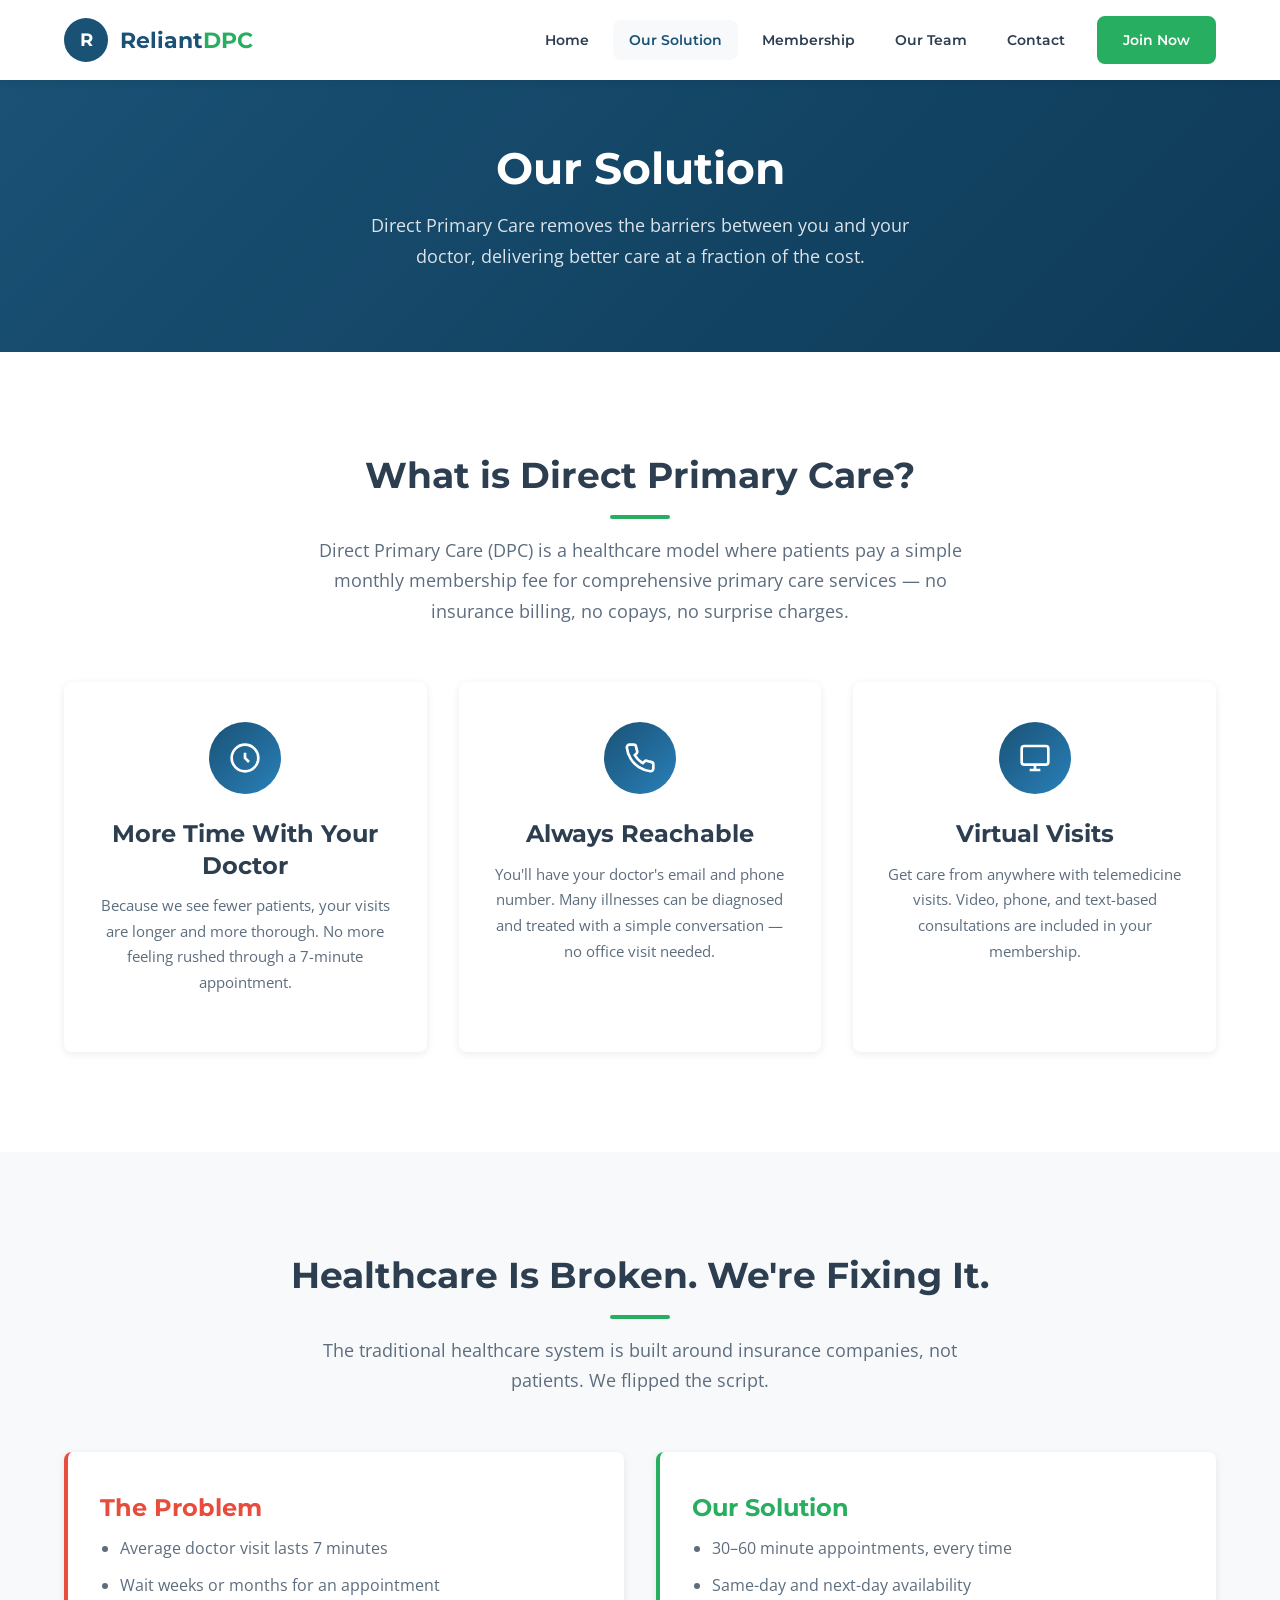
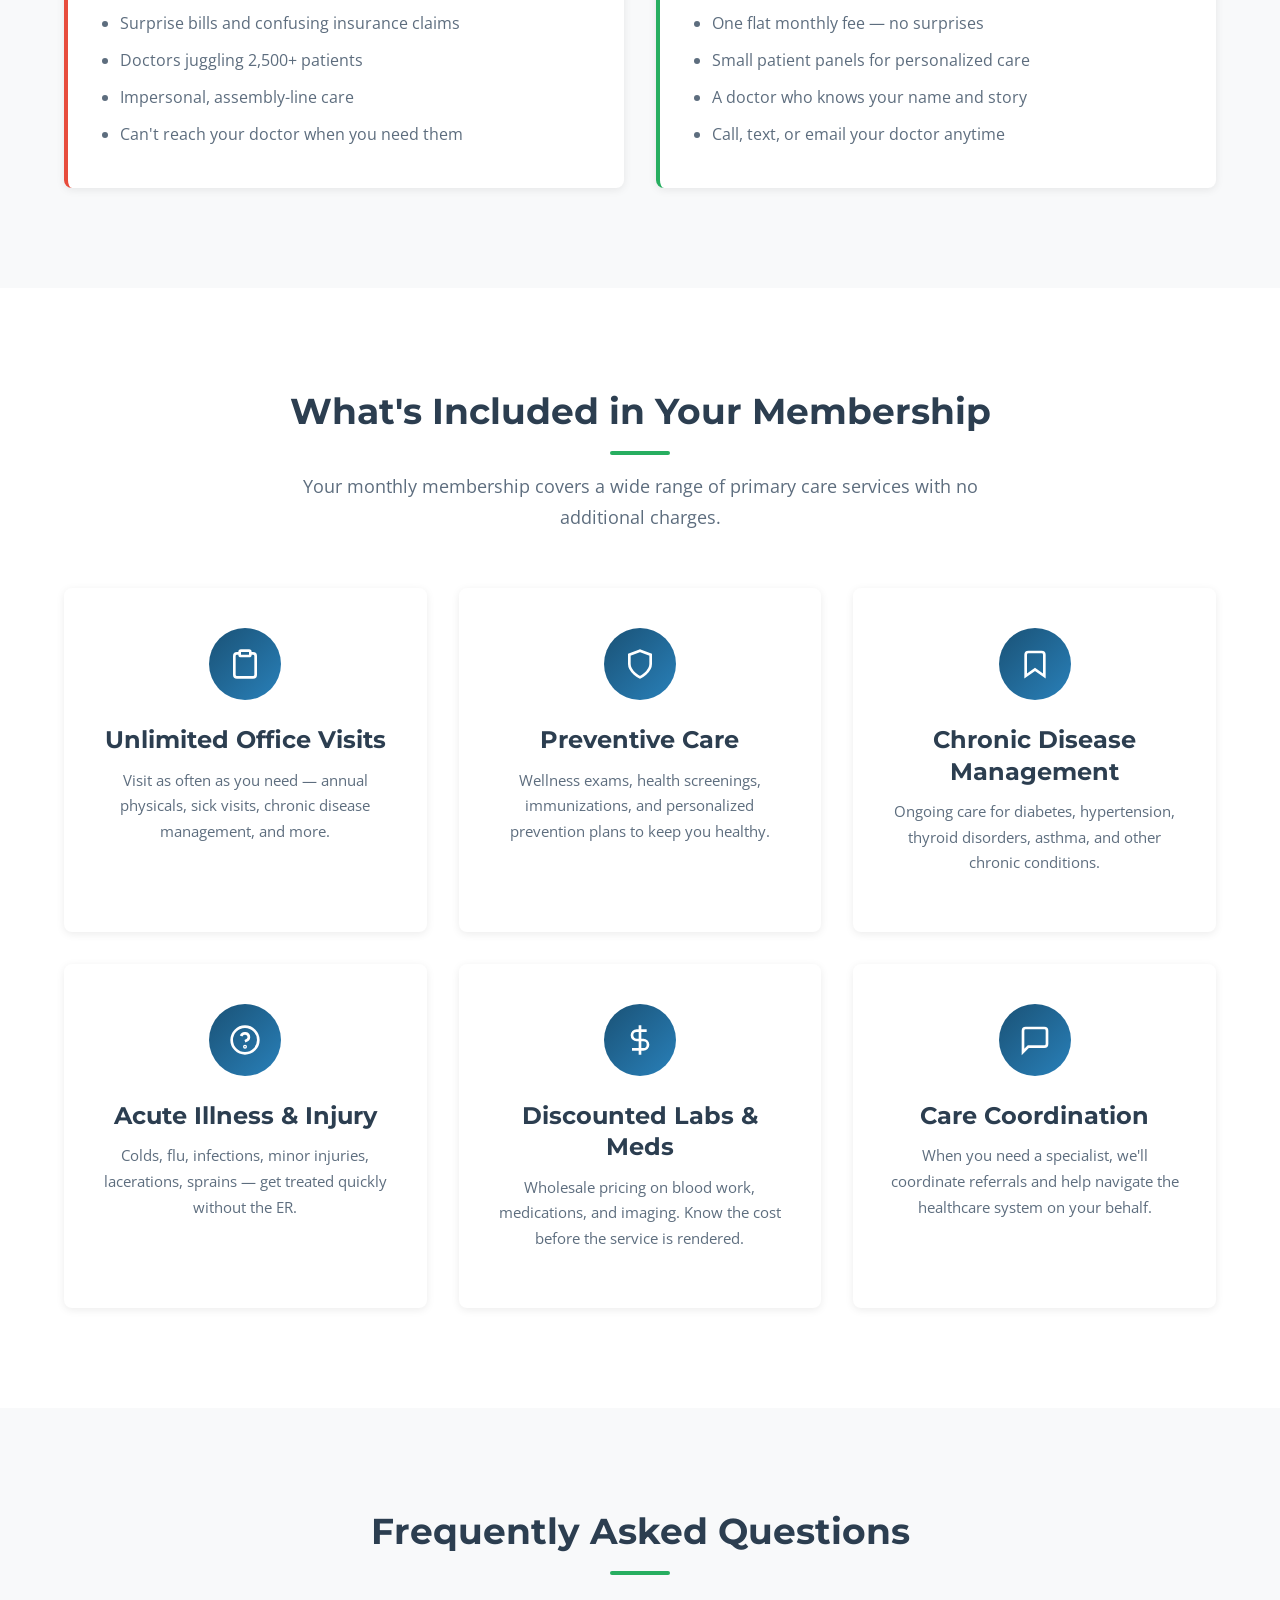
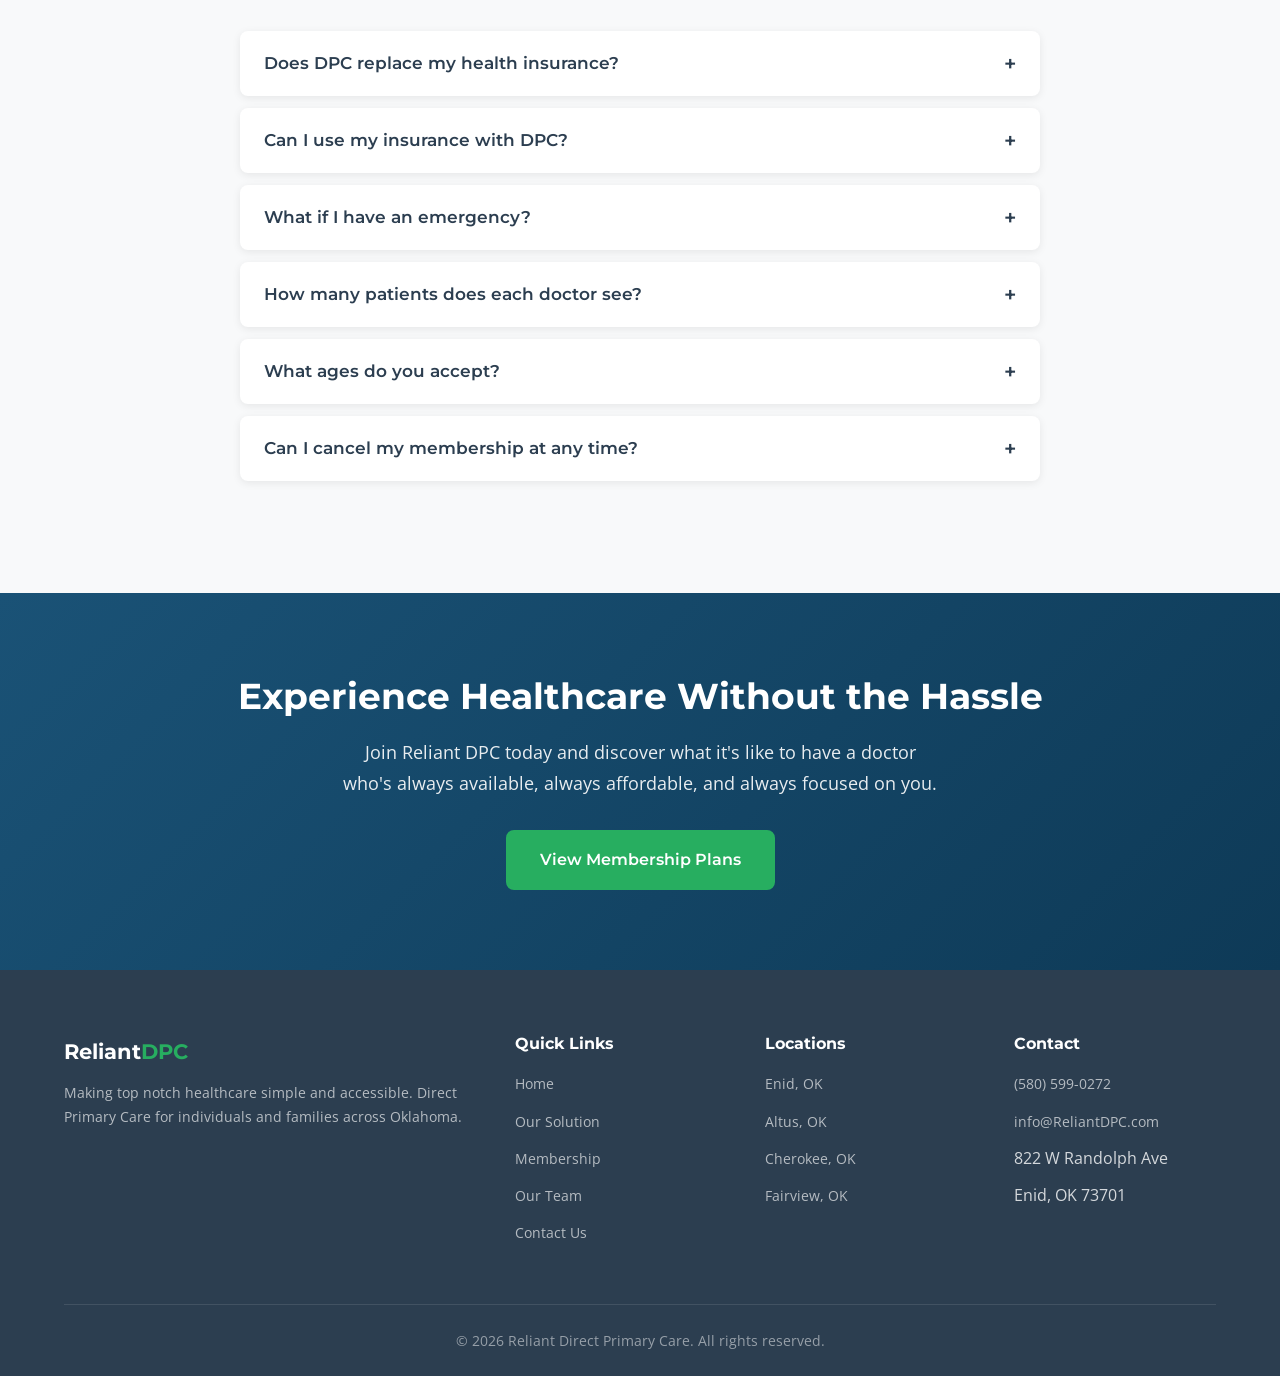
<file: website/solution.html>
<!DOCTYPE html>
<html lang="en">
<head>
  <meta charset="UTF-8">
  <meta name="viewport" content="width=device-width, initial-scale=1.0">
  <meta name="description" content="Learn how Reliant DPC's Direct Primary Care model gives you unlimited access to your doctor, transparent pricing, and healthcare without the insurance hassle.">
  <title>Our Solution | Reliant DPC</title>
  <link rel="preconnect" href="https://fonts.googleapis.com">
  <link rel="preconnect" href="https://fonts.gstatic.com" crossorigin>
  <link href="https://fonts.googleapis.com/css2?family=Montserrat:wght@400;600;700;800&family=Open+Sans:wght@400;500;600&display=swap" rel="stylesheet">
  <link rel="stylesheet" href="css/styles.css">
</head>
<body>

  <!-- Header -->
  <header class="header" id="header">
    <div class="container">
      <a href="index.html" class="logo">
        <div class="logo-icon">R</div>
        <div class="logo-text">Reliant<span>DPC</span></div>
      </a>
      <nav class="nav-links" id="navLinks">
        <a href="index.html">Home</a>
        <a href="solution.html" class="active">Our Solution</a>
        <a href="membership.html">Membership</a>
        <a href="team.html">Our Team</a>
        <a href="contact.html">Contact</a>
        <a href="membership.html#signup" class="btn btn-primary">Join Now</a>
      </nav>
      <button class="menu-toggle" id="menuToggle" aria-label="Toggle menu">
        <span></span>
        <span></span>
        <span></span>
      </button>
    </div>
  </header>

  <!-- Page Hero -->
  <section class="page-hero">
    <h1>Our Solution</h1>
    <p>Direct Primary Care removes the barriers between you and your doctor, delivering better care at a fraction of the cost.</p>
  </section>

  <!-- What is DPC -->
  <section class="section">
    <div class="container">
      <div class="section-header">
        <h2>What is Direct Primary Care?</h2>
        <p class="section-subtitle">Direct Primary Care (DPC) is a healthcare model where patients pay a simple monthly membership fee for comprehensive primary care services &mdash; no insurance billing, no copays, no surprise charges.</p>
      </div>
      <div class="features-grid">
        <div class="feature-card">
          <div class="feature-icon">
            <svg width="32" height="32" fill="none" stroke="white" stroke-width="2" viewBox="0 0 24 24"><circle cx="12" cy="12" r="10"/><path d="M12 8v4l3 3"/></svg>
          </div>
          <h3>More Time With Your Doctor</h3>
          <p>Because we see fewer patients, your visits are longer and more thorough. No more feeling rushed through a 7-minute appointment.</p>
        </div>
        <div class="feature-card">
          <div class="feature-icon">
            <svg width="32" height="32" fill="none" stroke="white" stroke-width="2" viewBox="0 0 24 24"><path d="M22 16.92v3a2 2 0 01-2.18 2 19.79 19.79 0 01-8.63-3.07 19.5 19.5 0 01-6-6 19.79 19.79 0 01-3.07-8.67A2 2 0 014.11 2h3a2 2 0 012 1.72c.127.96.361 1.903.7 2.81a2 2 0 01-.45 2.11L8.09 9.91a16 16 0 006 6l1.27-1.27a2 2 0 012.11-.45c.907.339 1.85.573 2.81.7A2 2 0 0122 16.92z"/></svg>
          </div>
          <h3>Always Reachable</h3>
          <p>You'll have your doctor's email and phone number. Many illnesses can be diagnosed and treated with a simple conversation &mdash; no office visit needed.</p>
        </div>
        <div class="feature-card">
          <div class="feature-icon">
            <svg width="32" height="32" fill="none" stroke="white" stroke-width="2" viewBox="0 0 24 24"><rect x="2" y="3" width="20" height="14" rx="2"/><path d="M8 21h8M12 17v4"/></svg>
          </div>
          <h3>Virtual Visits</h3>
          <p>Get care from anywhere with telemedicine visits. Video, phone, and text-based consultations are included in your membership.</p>
        </div>
      </div>
    </div>
  </section>

  <!-- The Problem / Solution -->
  <section class="section section-light">
    <div class="container">
      <div class="section-header">
        <h2>Healthcare Is Broken. We're Fixing It.</h2>
        <p class="section-subtitle">The traditional healthcare system is built around insurance companies, not patients. We flipped the script.</p>
      </div>
      <div class="features-grid" style="grid-template-columns: 1fr 1fr;">
        <div class="feature-card" style="text-align: left; border-left: 4px solid #e74c3c;">
          <h3 style="color: #e74c3c;">The Problem</h3>
          <ul style="list-style: disc; padding-left: 20px; margin-top: 12px;">
            <li style="margin-bottom: 10px; color: var(--color-text-light);">Average doctor visit lasts 7 minutes</li>
            <li style="margin-bottom: 10px; color: var(--color-text-light);">Wait weeks or months for an appointment</li>
            <li style="margin-bottom: 10px; color: var(--color-text-light);">Surprise bills and confusing insurance claims</li>
            <li style="margin-bottom: 10px; color: var(--color-text-light);">Doctors juggling 2,500+ patients</li>
            <li style="margin-bottom: 10px; color: var(--color-text-light);">Impersonal, assembly-line care</li>
            <li style="color: var(--color-text-light);">Can't reach your doctor when you need them</li>
          </ul>
        </div>
        <div class="feature-card" style="text-align: left; border-left: 4px solid var(--color-accent);">
          <h3 style="color: var(--color-accent);">Our Solution</h3>
          <ul style="list-style: disc; padding-left: 20px; margin-top: 12px;">
            <li style="margin-bottom: 10px; color: var(--color-text-light);">30&ndash;60 minute appointments, every time</li>
            <li style="margin-bottom: 10px; color: var(--color-text-light);">Same-day and next-day availability</li>
            <li style="margin-bottom: 10px; color: var(--color-text-light);">One flat monthly fee &mdash; no surprises</li>
            <li style="margin-bottom: 10px; color: var(--color-text-light);">Small patient panels for personalized care</li>
            <li style="margin-bottom: 10px; color: var(--color-text-light);">A doctor who knows your name and story</li>
            <li style="color: var(--color-text-light);">Call, text, or email your doctor anytime</li>
          </ul>
        </div>
      </div>
    </div>
  </section>

  <!-- What's Included -->
  <section class="section">
    <div class="container">
      <div class="section-header">
        <h2>What's Included in Your Membership</h2>
        <p class="section-subtitle">Your monthly membership covers a wide range of primary care services with no additional charges.</p>
      </div>
      <div class="features-grid">
        <div class="feature-card">
          <div class="feature-icon">
            <svg width="32" height="32" fill="none" stroke="white" stroke-width="2" viewBox="0 0 24 24"><path d="M16 4h2a2 2 0 012 2v14a2 2 0 01-2 2H6a2 2 0 01-2-2V6a2 2 0 012-2h2"/><rect x="8" y="2" width="8" height="4" rx="1"/></svg>
          </div>
          <h3>Unlimited Office Visits</h3>
          <p>Visit as often as you need &mdash; annual physicals, sick visits, chronic disease management, and more.</p>
        </div>
        <div class="feature-card">
          <div class="feature-icon">
            <svg width="32" height="32" fill="none" stroke="white" stroke-width="2" viewBox="0 0 24 24"><path d="M12 22s8-4 8-10V5l-8-3-8 3v7c0 6 8 10 8 10z"/></svg>
          </div>
          <h3>Preventive Care</h3>
          <p>Wellness exams, health screenings, immunizations, and personalized prevention plans to keep you healthy.</p>
        </div>
        <div class="feature-card">
          <div class="feature-icon">
            <svg width="32" height="32" fill="none" stroke="white" stroke-width="2" viewBox="0 0 24 24"><path d="M19 21l-7-5-7 5V5a2 2 0 012-2h10a2 2 0 012 2z"/></svg>
          </div>
          <h3>Chronic Disease Management</h3>
          <p>Ongoing care for diabetes, hypertension, thyroid disorders, asthma, and other chronic conditions.</p>
        </div>
        <div class="feature-card">
          <div class="feature-icon">
            <svg width="32" height="32" fill="none" stroke="white" stroke-width="2" viewBox="0 0 24 24"><circle cx="12" cy="12" r="10"/><path d="M9.09 9a3 3 0 015.83 1c0 2-3 3-3 3"/><circle cx="12" cy="17" r="0.5"/></svg>
          </div>
          <h3>Acute Illness &amp; Injury</h3>
          <p>Colds, flu, infections, minor injuries, lacerations, sprains &mdash; get treated quickly without the ER.</p>
        </div>
        <div class="feature-card">
          <div class="feature-icon">
            <svg width="32" height="32" fill="none" stroke="white" stroke-width="2" viewBox="0 0 24 24"><path d="M12 1v22M17 5H9.5a3.5 3.5 0 000 7h5a3.5 3.5 0 010 7H6"/></svg>
          </div>
          <h3>Discounted Labs &amp; Meds</h3>
          <p>Wholesale pricing on blood work, medications, and imaging. Know the cost before the service is rendered.</p>
        </div>
        <div class="feature-card">
          <div class="feature-icon">
            <svg width="32" height="32" fill="none" stroke="white" stroke-width="2" viewBox="0 0 24 24"><path d="M21 15a2 2 0 01-2 2H7l-4 4V5a2 2 0 012-2h14a2 2 0 012 2z"/></svg>
          </div>
          <h3>Care Coordination</h3>
          <p>When you need a specialist, we'll coordinate referrals and help navigate the healthcare system on your behalf.</p>
        </div>
      </div>
    </div>
  </section>

  <!-- FAQ -->
  <section class="section section-light">
    <div class="container">
      <div class="section-header">
        <h2>Frequently Asked Questions</h2>
      </div>
      <div class="faq-list">
        <div class="faq-item">
          <button class="faq-question">
            Does DPC replace my health insurance?
            <span class="icon">+</span>
          </button>
          <div class="faq-answer">
            <div class="faq-answer-inner">
              No. DPC is not insurance. We recommend pairing your DPC membership with a high-deductible health plan or health sharing plan for hospital stays, emergencies, and specialist care. DPC covers your day-to-day primary care needs at a predictable monthly cost.
            </div>
          </div>
        </div>
        <div class="faq-item">
          <button class="faq-question">
            Can I use my insurance with DPC?
            <span class="icon">+</span>
          </button>
          <div class="faq-answer">
            <div class="faq-answer-inner">
              DPC operates outside of insurance. We do not bill insurance companies for primary care services. However, you can still use your insurance for specialist visits, hospital care, prescriptions, and anything outside our scope of primary care services.
            </div>
          </div>
        </div>
        <div class="faq-item">
          <button class="faq-question">
            What if I have an emergency?
            <span class="icon">+</span>
          </button>
          <div class="faq-answer">
            <div class="faq-answer-inner">
              For life-threatening emergencies, always call 911 or go to your nearest emergency room. For urgent but non-emergency situations, contact your Reliant DPC physician directly &mdash; we can often help you determine the right level of care and avoid unnecessary ER visits.
            </div>
          </div>
        </div>
        <div class="faq-item">
          <button class="faq-question">
            How many patients does each doctor see?
            <span class="icon">+</span>
          </button>
          <div class="faq-answer">
            <div class="faq-answer-inner">
              Traditional primary care physicians manage panels of 2,000&ndash;2,500+ patients. Our providers maintain much smaller panels, allowing them to spend more time with each patient, respond quickly, and deliver truly personalized care.
            </div>
          </div>
        </div>
        <div class="faq-item">
          <button class="faq-question">
            What ages do you accept?
            <span class="icon">+</span>
          </button>
          <div class="faq-answer">
            <div class="faq-answer-inner">
              We welcome patients of all ages &mdash; from newborns to seniors. We have membership pricing tiers for children/young adults and for adults. Check our <a href="membership.html">Membership page</a> for current pricing.
            </div>
          </div>
        </div>
        <div class="faq-item">
          <button class="faq-question">
            Can I cancel my membership at any time?
            <span class="icon">+</span>
          </button>
          <div class="faq-answer">
            <div class="faq-answer-inner">
              Yes. There are no long-term contracts. You can cancel your membership at any time with 30 days notice. We believe in earning your trust every month, not locking you into agreements.
            </div>
          </div>
        </div>
      </div>
    </div>
  </section>

  <!-- CTA Banner -->
  <section class="cta-banner">
    <div class="container">
      <h2>Experience Healthcare Without the Hassle</h2>
      <p>Join Reliant DPC today and discover what it's like to have a doctor who's always available, always affordable, and always focused on you.</p>
      <a href="membership.html" class="btn btn-primary">View Membership Plans</a>
    </div>
  </section>

  <!-- Footer -->
  <footer class="footer">
    <div class="container">
      <div class="footer-grid">
        <div class="footer-brand">
          <div class="logo-text">Reliant<span>DPC</span></div>
          <p>Making top notch healthcare simple and accessible. Direct Primary Care for individuals and families across Oklahoma.</p>
        </div>
        <div>
          <h4>Quick Links</h4>
          <ul>
            <li><a href="index.html">Home</a></li>
            <li><a href="solution.html">Our Solution</a></li>
            <li><a href="membership.html">Membership</a></li>
            <li><a href="team.html">Our Team</a></li>
            <li><a href="contact.html">Contact Us</a></li>
          </ul>
        </div>
        <div>
          <h4>Locations</h4>
          <ul>
            <li><a href="team.html#enid">Enid, OK</a></li>
            <li><a href="team.html#altus">Altus, OK</a></li>
            <li><a href="team.html#cherokee">Cherokee, OK</a></li>
            <li><a href="team.html#fairview">Fairview, OK</a></li>
          </ul>
        </div>
        <div>
          <h4>Contact</h4>
          <ul>
            <li><a href="tel:5805990272">(580) 599-0272</a></li>
            <li><a href="mailto:info@ReliantDPC.com">info@ReliantDPC.com</a></li>
            <li>822 W Randolph Ave</li>
            <li>Enid, OK 73701</li>
          </ul>
        </div>
      </div>
      <div class="footer-bottom">
        &copy; 2026 Reliant Direct Primary Care. All rights reserved.
      </div>
    </div>
  </footer>

  <script src="js/main.js"></script>
</body>
</html>
</file>
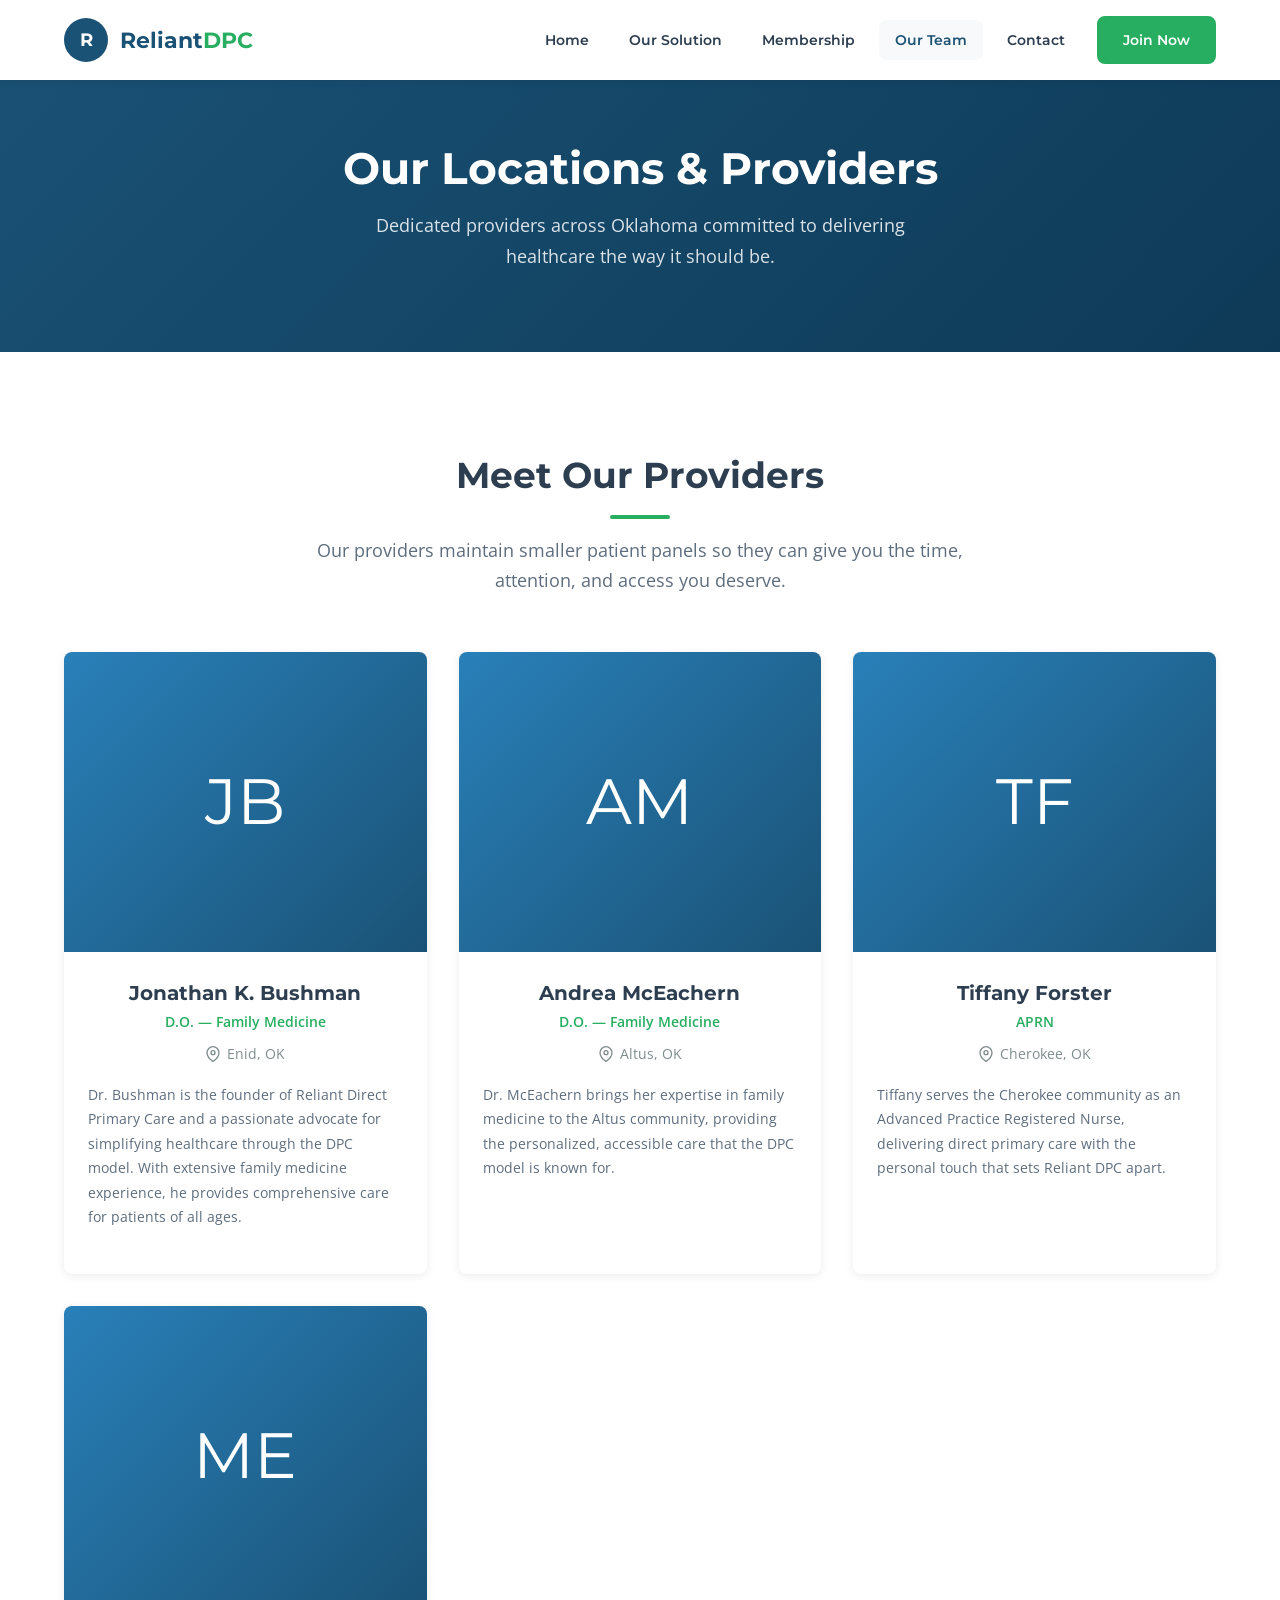
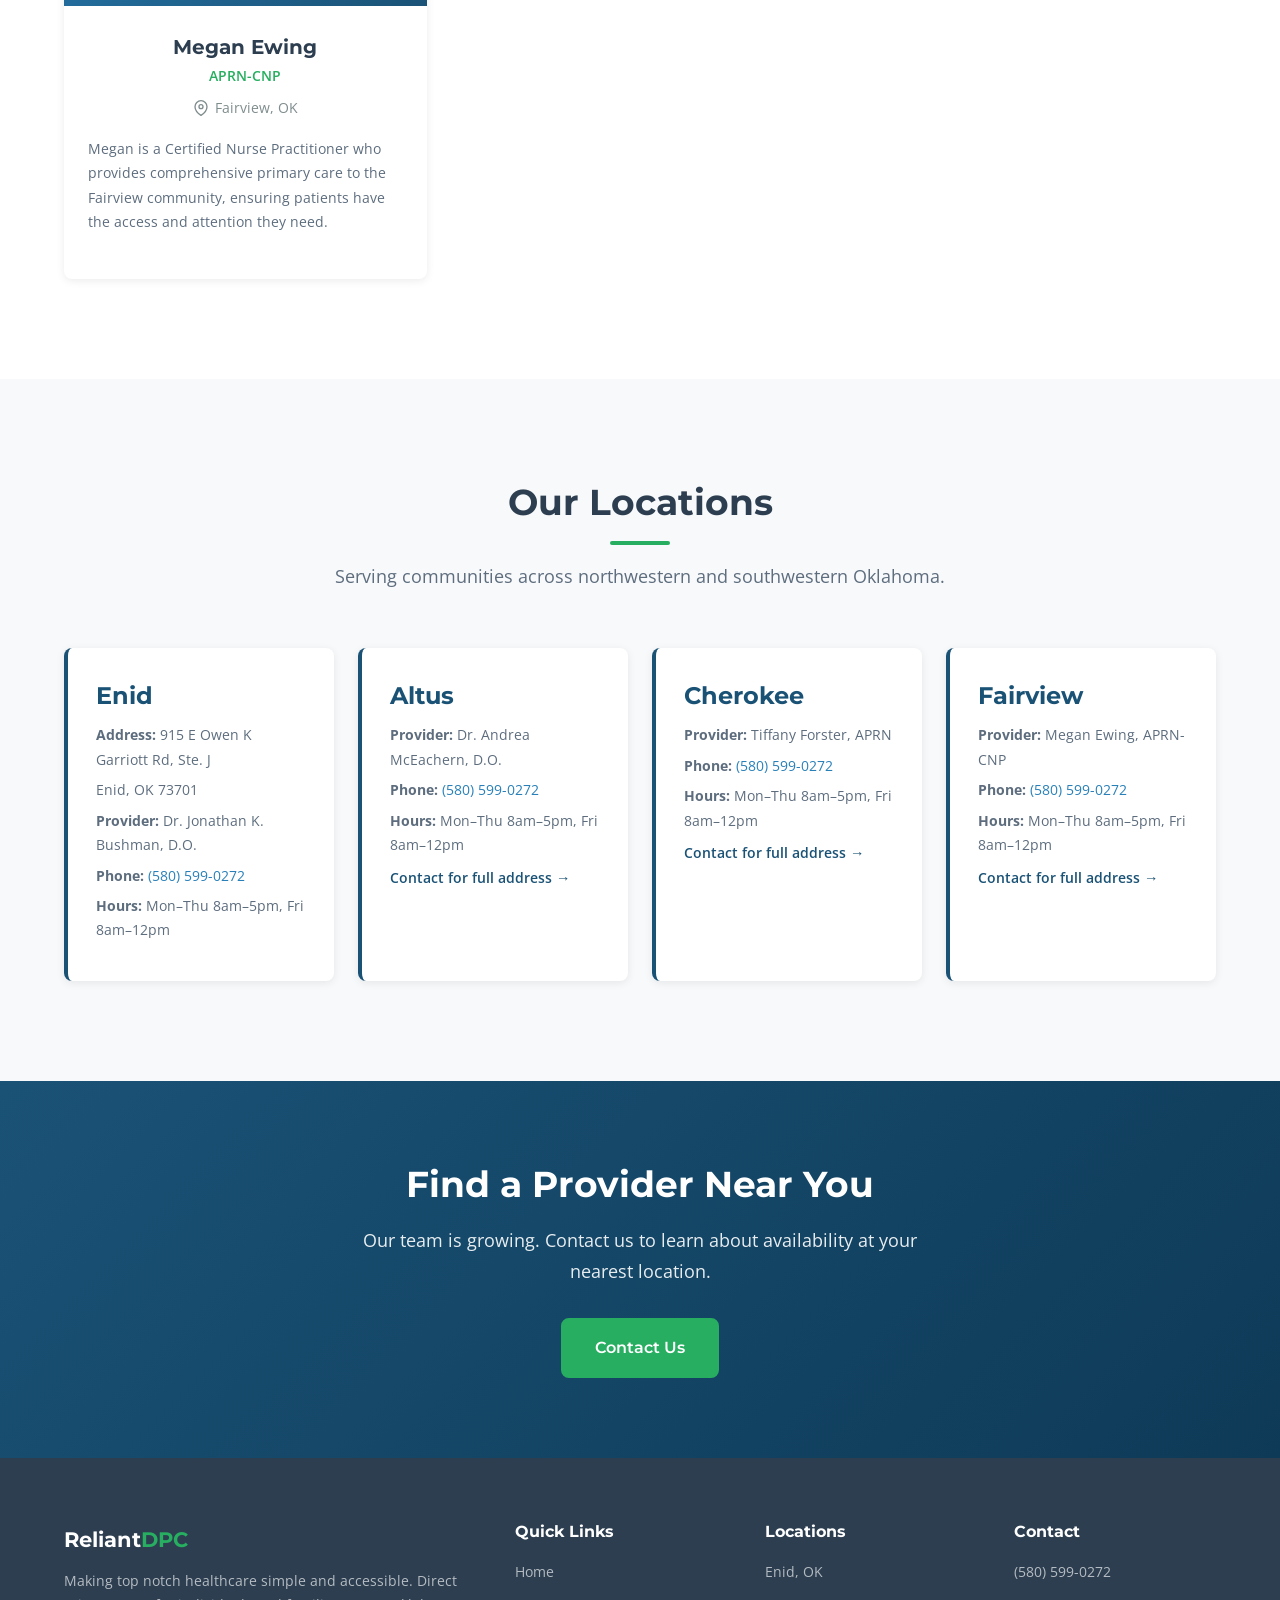
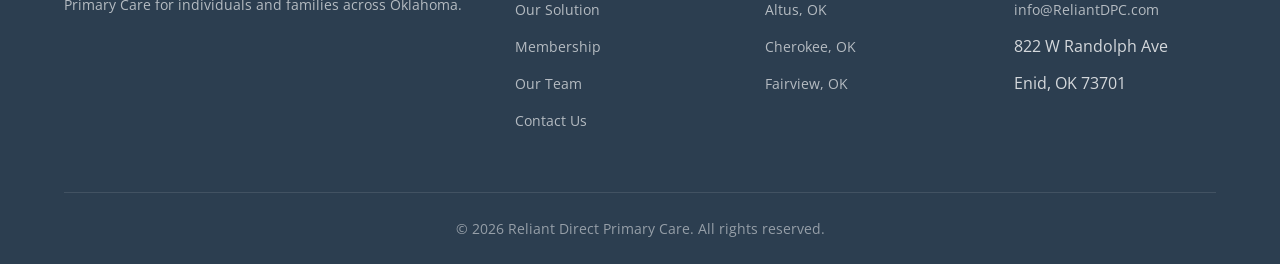
<file: website/team.html>
<!DOCTYPE html>
<html lang="en">
<head>
  <meta charset="UTF-8">
  <meta name="viewport" content="width=device-width, initial-scale=1.0">
  <meta name="description" content="Meet the Reliant DPC providers and explore our locations across Oklahoma - Enid, Altus, Cherokee, and Fairview.">
  <title>Our Team &amp; Locations | Reliant DPC</title>
  <link rel="preconnect" href="https://fonts.googleapis.com">
  <link rel="preconnect" href="https://fonts.gstatic.com" crossorigin>
  <link href="https://fonts.googleapis.com/css2?family=Montserrat:wght@400;600;700;800&family=Open+Sans:wght@400;500;600&display=swap" rel="stylesheet">
  <link rel="stylesheet" href="css/styles.css">
</head>
<body>

  <!-- Header -->
  <header class="header" id="header">
    <div class="container">
      <a href="index.html" class="logo">
        <div class="logo-icon">R</div>
        <div class="logo-text">Reliant<span>DPC</span></div>
      </a>
      <nav class="nav-links" id="navLinks">
        <a href="index.html">Home</a>
        <a href="solution.html">Our Solution</a>
        <a href="membership.html">Membership</a>
        <a href="team.html" class="active">Our Team</a>
        <a href="contact.html">Contact</a>
        <a href="membership.html#signup" class="btn btn-primary">Join Now</a>
      </nav>
      <button class="menu-toggle" id="menuToggle" aria-label="Toggle menu">
        <span></span>
        <span></span>
        <span></span>
      </button>
    </div>
  </header>

  <!-- Page Hero -->
  <section class="page-hero">
    <h1>Our Locations &amp; Providers</h1>
    <p>Dedicated providers across Oklahoma committed to delivering healthcare the way it should be.</p>
  </section>

  <!-- Providers Section -->
  <section class="section">
    <div class="container">
      <div class="section-header">
        <h2>Meet Our Providers</h2>
        <p class="section-subtitle">Our providers maintain smaller patient panels so they can give you the time, attention, and access you deserve.</p>
      </div>
      <div class="team-grid">
        <div class="team-card" id="enid">
          <div class="team-photo">JB</div>
          <div class="team-info">
            <h3>Jonathan K. Bushman</h3>
            <p class="credentials">D.O. &mdash; Family Medicine</p>
            <p class="location">
              <svg width="16" height="16" fill="none" stroke="currentColor" stroke-width="2" viewBox="0 0 24 24"><path d="M21 10c0 7-9 13-9 13s-9-6-9-13a9 9 0 0118 0z"/><circle cx="12" cy="10" r="3"/></svg>
              Enid, OK
            </p>
            <p style="margin-top: 12px; font-size: 0.9rem; color: var(--color-text-light); text-align: left;">
              Dr. Bushman is the founder of Reliant Direct Primary Care and a passionate advocate for simplifying healthcare through the DPC model. With extensive family medicine experience, he provides comprehensive care for patients of all ages.
            </p>
          </div>
        </div>
        <div class="team-card" id="altus">
          <div class="team-photo">AM</div>
          <div class="team-info">
            <h3>Andrea McEachern</h3>
            <p class="credentials">D.O. &mdash; Family Medicine</p>
            <p class="location">
              <svg width="16" height="16" fill="none" stroke="currentColor" stroke-width="2" viewBox="0 0 24 24"><path d="M21 10c0 7-9 13-9 13s-9-6-9-13a9 9 0 0118 0z"/><circle cx="12" cy="10" r="3"/></svg>
              Altus, OK
            </p>
            <p style="margin-top: 12px; font-size: 0.9rem; color: var(--color-text-light); text-align: left;">
              Dr. McEachern brings her expertise in family medicine to the Altus community, providing the personalized, accessible care that the DPC model is known for.
            </p>
          </div>
        </div>
        <div class="team-card" id="cherokee">
          <div class="team-photo">TF</div>
          <div class="team-info">
            <h3>Tiffany Forster</h3>
            <p class="credentials">APRN</p>
            <p class="location">
              <svg width="16" height="16" fill="none" stroke="currentColor" stroke-width="2" viewBox="0 0 24 24"><path d="M21 10c0 7-9 13-9 13s-9-6-9-13a9 9 0 0118 0z"/><circle cx="12" cy="10" r="3"/></svg>
              Cherokee, OK
            </p>
            <p style="margin-top: 12px; font-size: 0.9rem; color: var(--color-text-light); text-align: left;">
              Tiffany serves the Cherokee community as an Advanced Practice Registered Nurse, delivering direct primary care with the personal touch that sets Reliant DPC apart.
            </p>
          </div>
        </div>
        <div class="team-card" id="fairview">
          <div class="team-photo">ME</div>
          <div class="team-info">
            <h3>Megan Ewing</h3>
            <p class="credentials">APRN-CNP</p>
            <p class="location">
              <svg width="16" height="16" fill="none" stroke="currentColor" stroke-width="2" viewBox="0 0 24 24"><path d="M21 10c0 7-9 13-9 13s-9-6-9-13a9 9 0 0118 0z"/><circle cx="12" cy="10" r="3"/></svg>
              Fairview, OK
            </p>
            <p style="margin-top: 12px; font-size: 0.9rem; color: var(--color-text-light); text-align: left;">
              Megan is a Certified Nurse Practitioner who provides comprehensive primary care to the Fairview community, ensuring patients have the access and attention they need.
            </p>
          </div>
        </div>
      </div>
    </div>
  </section>

  <!-- Locations Section -->
  <section class="section section-light">
    <div class="container">
      <div class="section-header">
        <h2>Our Locations</h2>
        <p class="section-subtitle">Serving communities across northwestern and southwestern Oklahoma.</p>
      </div>
      <div class="locations-grid">
        <div class="location-card">
          <h3>Enid</h3>
          <p><strong>Address:</strong> 915 E Owen K Garriott Rd, Ste. J</p>
          <p>Enid, OK 73701</p>
          <p><strong>Provider:</strong> Dr. Jonathan K. Bushman, D.O.</p>
          <p><strong>Phone:</strong> <a href="tel:5805990272">(580) 599-0272</a></p>
          <p><strong>Hours:</strong> Mon&ndash;Thu 8am&ndash;5pm, Fri 8am&ndash;12pm</p>
        </div>
        <div class="location-card">
          <h3>Altus</h3>
          <p><strong>Provider:</strong> Dr. Andrea McEachern, D.O.</p>
          <p><strong>Phone:</strong> <a href="tel:5805990272">(580) 599-0272</a></p>
          <p><strong>Hours:</strong> Mon&ndash;Thu 8am&ndash;5pm, Fri 8am&ndash;12pm</p>
          <p style="margin-top: 8px;"><a href="contact.html" class="text-primary" style="font-weight: 600;">Contact for full address &rarr;</a></p>
        </div>
        <div class="location-card">
          <h3>Cherokee</h3>
          <p><strong>Provider:</strong> Tiffany Forster, APRN</p>
          <p><strong>Phone:</strong> <a href="tel:5805990272">(580) 599-0272</a></p>
          <p><strong>Hours:</strong> Mon&ndash;Thu 8am&ndash;5pm, Fri 8am&ndash;12pm</p>
          <p style="margin-top: 8px;"><a href="contact.html" class="text-primary" style="font-weight: 600;">Contact for full address &rarr;</a></p>
        </div>
        <div class="location-card">
          <h3>Fairview</h3>
          <p><strong>Provider:</strong> Megan Ewing, APRN-CNP</p>
          <p><strong>Phone:</strong> <a href="tel:5805990272">(580) 599-0272</a></p>
          <p><strong>Hours:</strong> Mon&ndash;Thu 8am&ndash;5pm, Fri 8am&ndash;12pm</p>
          <p style="margin-top: 8px;"><a href="contact.html" class="text-primary" style="font-weight: 600;">Contact for full address &rarr;</a></p>
        </div>
      </div>
    </div>
  </section>

  <!-- CTA Banner -->
  <section class="cta-banner">
    <div class="container">
      <h2>Find a Provider Near You</h2>
      <p>Our team is growing. Contact us to learn about availability at your nearest location.</p>
      <a href="contact.html" class="btn btn-primary">Contact Us</a>
    </div>
  </section>

  <!-- Footer -->
  <footer class="footer">
    <div class="container">
      <div class="footer-grid">
        <div class="footer-brand">
          <div class="logo-text">Reliant<span>DPC</span></div>
          <p>Making top notch healthcare simple and accessible. Direct Primary Care for individuals and families across Oklahoma.</p>
        </div>
        <div>
          <h4>Quick Links</h4>
          <ul>
            <li><a href="index.html">Home</a></li>
            <li><a href="solution.html">Our Solution</a></li>
            <li><a href="membership.html">Membership</a></li>
            <li><a href="team.html">Our Team</a></li>
            <li><a href="contact.html">Contact Us</a></li>
          </ul>
        </div>
        <div>
          <h4>Locations</h4>
          <ul>
            <li><a href="#enid">Enid, OK</a></li>
            <li><a href="#altus">Altus, OK</a></li>
            <li><a href="#cherokee">Cherokee, OK</a></li>
            <li><a href="#fairview">Fairview, OK</a></li>
          </ul>
        </div>
        <div>
          <h4>Contact</h4>
          <ul>
            <li><a href="tel:5805990272">(580) 599-0272</a></li>
            <li><a href="mailto:info@ReliantDPC.com">info@ReliantDPC.com</a></li>
            <li>822 W Randolph Ave</li>
            <li>Enid, OK 73701</li>
          </ul>
        </div>
      </div>
      <div class="footer-bottom">
        &copy; 2026 Reliant Direct Primary Care. All rights reserved.
      </div>
    </div>
  </footer>

  <script src="js/main.js"></script>
</body>
</html>
</file>
<file: website/css/styles.css>
/* ============================================
   Reliant DPC - Custom Website Styles
   ============================================ */

/* --- CSS Variables / Design Tokens --- */
:root {
  --color-primary: #1a5276;
  --color-primary-dark: #0e3a57;
  --color-primary-light: #2980b9;
  --color-accent: #27ae60;
  --color-accent-dark: #1e8449;
  --color-white: #ffffff;
  --color-off-white: #f8f9fa;
  --color-light-gray: #ecf0f1;
  --color-medium-gray: #bdc3c7;
  --color-dark-gray: #7f8c8d;
  --color-text: #2c3e50;
  --color-text-light: #5d6d7e;
  --color-hero-overlay: rgba(26, 82, 118, 0.88);
  --font-heading: 'Montserrat', sans-serif;
  --font-body: 'Open Sans', sans-serif;
  --max-width: 1200px;
  --border-radius: 8px;
  --shadow-sm: 0 2px 8px rgba(0, 0, 0, 0.08);
  --shadow-md: 0 4px 16px rgba(0, 0, 0, 0.12);
  --shadow-lg: 0 8px 32px rgba(0, 0, 0, 0.15);
  --transition: all 0.3s ease;
}

/* --- Reset & Base --- */
*,
*::before,
*::after {
  margin: 0;
  padding: 0;
  box-sizing: border-box;
}

html {
  scroll-behavior: smooth;
  font-size: 16px;
}

body {
  font-family: var(--font-body);
  color: var(--color-text);
  line-height: 1.7;
  background: var(--color-white);
}

img {
  max-width: 100%;
  height: auto;
  display: block;
}

a {
  color: var(--color-primary-light);
  text-decoration: none;
  transition: var(--transition);
}

a:hover {
  color: var(--color-primary-dark);
}

ul {
  list-style: none;
}

.container {
  max-width: var(--max-width);
  margin: 0 auto;
  padding: 0 24px;
}

/* --- Typography --- */
h1, h2, h3, h4, h5, h6 {
  font-family: var(--font-heading);
  font-weight: 700;
  line-height: 1.3;
  color: var(--color-text);
}

h1 { font-size: 2.75rem; }
h2 { font-size: 2.25rem; }
h3 { font-size: 1.5rem; }
h4 { font-size: 1.25rem; }

p {
  margin-bottom: 1rem;
  color: var(--color-text-light);
}

.section-subtitle {
  font-size: 1.125rem;
  color: var(--color-text-light);
  max-width: 700px;
  margin: 0 auto 2.5rem;
  text-align: center;
}

/* --- Buttons --- */
.btn {
  display: inline-block;
  padding: 14px 32px;
  font-family: var(--font-heading);
  font-size: 1rem;
  font-weight: 600;
  border: 2px solid transparent;
  border-radius: var(--border-radius);
  cursor: pointer;
  transition: var(--transition);
  text-align: center;
}

.btn-primary {
  background: var(--color-accent);
  color: var(--color-white);
  border-color: var(--color-accent);
}

.btn-primary:hover {
  background: var(--color-accent-dark);
  border-color: var(--color-accent-dark);
  color: var(--color-white);
  transform: translateY(-2px);
  box-shadow: var(--shadow-md);
}

.btn-outline {
  background: transparent;
  color: var(--color-white);
  border-color: var(--color-white);
}

.btn-outline:hover {
  background: var(--color-white);
  color: var(--color-primary);
  transform: translateY(-2px);
}

.btn-outline-dark {
  background: transparent;
  color: var(--color-primary);
  border-color: var(--color-primary);
}

.btn-outline-dark:hover {
  background: var(--color-primary);
  color: var(--color-white);
  transform: translateY(-2px);
  box-shadow: var(--shadow-md);
}

/* --- Header / Navigation --- */
.header {
  position: fixed;
  top: 0;
  left: 0;
  width: 100%;
  z-index: 1000;
  background: var(--color-white);
  box-shadow: var(--shadow-sm);
  transition: var(--transition);
}

.header .container {
  display: flex;
  align-items: center;
  justify-content: space-between;
  height: 80px;
}

.logo {
  display: flex;
  align-items: center;
  gap: 12px;
  text-decoration: none;
}

.logo-icon {
  width: 44px;
  height: 44px;
  background: var(--color-primary);
  border-radius: 50%;
  display: flex;
  align-items: center;
  justify-content: center;
  color: var(--color-white);
  font-weight: 700;
  font-size: 1.1rem;
  font-family: var(--font-heading);
}

.logo-text {
  font-family: var(--font-heading);
  font-size: 1.4rem;
  font-weight: 700;
  color: var(--color-primary);
}

.logo-text span {
  color: var(--color-accent);
}

.nav-links {
  display: flex;
  align-items: center;
  gap: 8px;
}

.nav-links a {
  padding: 8px 16px;
  font-family: var(--font-heading);
  font-size: 0.9rem;
  font-weight: 600;
  color: var(--color-text);
  border-radius: var(--border-radius);
  transition: var(--transition);
}

.nav-links a:hover,
.nav-links a.active {
  color: var(--color-primary);
  background: var(--color-off-white);
}

.nav-links .btn-primary {
  color: var(--color-white);
  padding: 10px 24px;
  margin-left: 8px;
}

.nav-links .btn-primary:hover {
  color: var(--color-white);
  background: var(--color-accent-dark);
}

/* Mobile Menu Toggle */
.menu-toggle {
  display: none;
  flex-direction: column;
  gap: 5px;
  background: none;
  border: none;
  cursor: pointer;
  padding: 4px;
}

.menu-toggle span {
  display: block;
  width: 26px;
  height: 3px;
  background: var(--color-text);
  border-radius: 2px;
  transition: var(--transition);
}

/* --- Hero Section --- */
.hero {
  position: relative;
  min-height: 92vh;
  display: flex;
  align-items: center;
  justify-content: center;
  background: linear-gradient(135deg, var(--color-primary) 0%, var(--color-primary-dark) 100%);
  color: var(--color-white);
  text-align: center;
  padding: 120px 24px 80px;
  overflow: hidden;
}

.hero::before {
  content: '';
  position: absolute;
  top: 0;
  left: 0;
  width: 100%;
  height: 100%;
  background: url('data:image/svg+xml,<svg xmlns="http://www.w3.org/2000/svg" viewBox="0 0 1440 320"><path fill="rgba(255,255,255,0.03)" d="M0,160L48,170.7C96,181,192,203,288,197.3C384,192,480,160,576,154.7C672,149,768,171,864,186.7C960,203,1056,213,1152,202.7C1248,192,1344,160,1392,144L1440,128L1440,320L1392,320C1344,320,1248,320,1152,320C1056,320,960,320,864,320C768,320,672,320,576,320C480,320,384,320,288,320C192,320,96,320,48,320L0,320Z"></path></svg>') no-repeat bottom center;
  background-size: cover;
  pointer-events: none;
}

.hero-content {
  position: relative;
  z-index: 1;
  max-width: 800px;
}

.hero h1 {
  color: var(--color-white);
  font-size: 3.25rem;
  margin-bottom: 1.25rem;
  letter-spacing: -0.5px;
}

.hero p {
  color: rgba(255, 255, 255, 0.9);
  font-size: 1.25rem;
  margin-bottom: 2.5rem;
  line-height: 1.8;
}

.hero-buttons {
  display: flex;
  gap: 16px;
  justify-content: center;
  flex-wrap: wrap;
}

/* --- Section Spacing --- */
.section {
  padding: 100px 0;
}

.section-light {
  background: var(--color-off-white);
}

.section-header {
  text-align: center;
  margin-bottom: 3.5rem;
}

.section-header h2 {
  margin-bottom: 1rem;
}

.section-header h2::after {
  content: '';
  display: block;
  width: 60px;
  height: 4px;
  background: var(--color-accent);
  margin: 16px auto 0;
  border-radius: 2px;
}

/* --- Features / Benefits Grid --- */
.features-grid {
  display: grid;
  grid-template-columns: repeat(3, 1fr);
  gap: 32px;
}

.feature-card {
  background: var(--color-white);
  padding: 40px 32px;
  border-radius: var(--border-radius);
  box-shadow: var(--shadow-sm);
  text-align: center;
  transition: var(--transition);
}

.feature-card:hover {
  transform: translateY(-6px);
  box-shadow: var(--shadow-lg);
}

.feature-icon {
  width: 72px;
  height: 72px;
  background: linear-gradient(135deg, var(--color-primary), var(--color-primary-light));
  border-radius: 50%;
  display: flex;
  align-items: center;
  justify-content: center;
  margin: 0 auto 24px;
  font-size: 2rem;
}

.feature-card h3 {
  margin-bottom: 12px;
}

.feature-card p {
  font-size: 0.95rem;
}

/* --- How It Works --- */
.steps-grid {
  display: grid;
  grid-template-columns: repeat(3, 1fr);
  gap: 48px;
  counter-reset: steps;
}

.step-card {
  text-align: center;
  position: relative;
}

.step-number {
  width: 56px;
  height: 56px;
  background: var(--color-accent);
  color: var(--color-white);
  border-radius: 50%;
  display: flex;
  align-items: center;
  justify-content: center;
  font-family: var(--font-heading);
  font-size: 1.5rem;
  font-weight: 700;
  margin: 0 auto 20px;
}

.step-card h3 {
  margin-bottom: 10px;
}

/* --- Pricing Cards --- */
.pricing-grid {
  display: grid;
  grid-template-columns: repeat(auto-fit, minmax(300px, 1fr));
  gap: 32px;
  max-width: 960px;
  margin: 0 auto;
}

.pricing-card {
  background: var(--color-white);
  border-radius: var(--border-radius);
  box-shadow: var(--shadow-md);
  overflow: hidden;
  text-align: center;
  transition: var(--transition);
}

.pricing-card:hover {
  transform: translateY(-6px);
  box-shadow: var(--shadow-lg);
}

.pricing-card.featured {
  border: 3px solid var(--color-accent);
  position: relative;
}

.pricing-card.featured::before {
  content: 'Most Popular';
  position: absolute;
  top: 16px;
  right: -32px;
  background: var(--color-accent);
  color: var(--color-white);
  padding: 4px 40px;
  font-size: 0.8rem;
  font-weight: 600;
  transform: rotate(45deg);
}

.pricing-header {
  background: var(--color-primary);
  color: var(--color-white);
  padding: 32px 24px;
}

.pricing-header h3 {
  color: var(--color-white);
  font-size: 1.4rem;
  margin-bottom: 4px;
}

.pricing-header .age-range {
  color: rgba(255, 255, 255, 0.8);
  font-size: 0.9rem;
}

.pricing-amount {
  padding: 32px 24px 16px;
}

.pricing-amount .price {
  font-family: var(--font-heading);
  font-size: 3rem;
  font-weight: 700;
  color: var(--color-primary);
}

.pricing-amount .price sup {
  font-size: 1.5rem;
  top: -0.8em;
}

.pricing-amount .period {
  color: var(--color-dark-gray);
  font-size: 1rem;
}

.pricing-features {
  padding: 0 32px 32px;
}

.pricing-features ul {
  text-align: left;
}

.pricing-features li {
  padding: 10px 0;
  border-bottom: 1px solid var(--color-light-gray);
  font-size: 0.95rem;
  display: flex;
  align-items: center;
  gap: 10px;
}

.pricing-features li::before {
  content: '\2713';
  color: var(--color-accent);
  font-weight: 700;
  font-size: 1.1rem;
  flex-shrink: 0;
}

.pricing-features li:last-child {
  border-bottom: none;
}

.pricing-card .btn {
  margin: 0 32px 32px;
  display: block;
}

/* --- Team / Providers --- */
.team-grid {
  display: grid;
  grid-template-columns: repeat(auto-fit, minmax(280px, 1fr));
  gap: 32px;
}

.team-card {
  background: var(--color-white);
  border-radius: var(--border-radius);
  box-shadow: var(--shadow-sm);
  overflow: hidden;
  text-align: center;
  transition: var(--transition);
}

.team-card:hover {
  box-shadow: var(--shadow-lg);
  transform: translateY(-4px);
}

.team-photo {
  width: 100%;
  height: 300px;
  background: linear-gradient(135deg, var(--color-primary-light), var(--color-primary));
  display: flex;
  align-items: center;
  justify-content: center;
  color: var(--color-white);
  font-size: 4rem;
  font-family: var(--font-heading);
}

.team-info {
  padding: 28px 24px;
}

.team-info h3 {
  margin-bottom: 4px;
  font-size: 1.25rem;
}

.team-info .credentials {
  color: var(--color-accent);
  font-weight: 600;
  font-size: 0.9rem;
  margin-bottom: 8px;
}

.team-info .location {
  color: var(--color-dark-gray);
  font-size: 0.9rem;
  display: flex;
  align-items: center;
  justify-content: center;
  gap: 6px;
}

/* --- Locations --- */
.locations-grid {
  display: grid;
  grid-template-columns: repeat(auto-fit, minmax(260px, 1fr));
  gap: 24px;
}

.location-card {
  background: var(--color-white);
  padding: 32px 28px;
  border-radius: var(--border-radius);
  box-shadow: var(--shadow-sm);
  border-left: 4px solid var(--color-primary);
  transition: var(--transition);
}

.location-card:hover {
  box-shadow: var(--shadow-md);
}

.location-card h3 {
  margin-bottom: 12px;
  color: var(--color-primary);
}

.location-card p {
  font-size: 0.9rem;
  margin-bottom: 6px;
}

/* --- Contact Section --- */
.contact-grid {
  display: grid;
  grid-template-columns: 1fr 1fr;
  gap: 48px;
}

.contact-info-block {
  display: flex;
  gap: 16px;
  margin-bottom: 28px;
}

.contact-icon {
  width: 48px;
  height: 48px;
  background: var(--color-primary);
  border-radius: 50%;
  display: flex;
  align-items: center;
  justify-content: center;
  flex-shrink: 0;
  font-size: 1.2rem;
}

.contact-info-block h4 {
  margin-bottom: 4px;
}

.contact-info-block p {
  margin-bottom: 0;
  font-size: 0.95rem;
}

/* --- Contact Form --- */
.contact-form {
  background: var(--color-white);
  padding: 40px;
  border-radius: var(--border-radius);
  box-shadow: var(--shadow-md);
}

.form-group {
  margin-bottom: 20px;
}

.form-group label {
  display: block;
  font-family: var(--font-heading);
  font-weight: 600;
  font-size: 0.9rem;
  margin-bottom: 6px;
  color: var(--color-text);
}

.form-group input,
.form-group textarea,
.form-group select {
  width: 100%;
  padding: 12px 16px;
  border: 2px solid var(--color-light-gray);
  border-radius: var(--border-radius);
  font-family: var(--font-body);
  font-size: 1rem;
  color: var(--color-text);
  transition: var(--transition);
  background: var(--color-white);
}

.form-group input:focus,
.form-group textarea:focus,
.form-group select:focus {
  outline: none;
  border-color: var(--color-primary-light);
  box-shadow: 0 0 0 3px rgba(41, 128, 185, 0.15);
}

.form-group textarea {
  resize: vertical;
  min-height: 120px;
}

.form-row {
  display: grid;
  grid-template-columns: 1fr 1fr;
  gap: 16px;
}

.contact-form .btn {
  width: 100%;
}

/* --- CTA Banner --- */
.cta-banner {
  background: linear-gradient(135deg, var(--color-primary) 0%, var(--color-primary-dark) 100%);
  color: var(--color-white);
  text-align: center;
  padding: 80px 24px;
}

.cta-banner h2 {
  color: var(--color-white);
  margin-bottom: 16px;
}

.cta-banner h2::after {
  display: none;
}

.cta-banner p {
  color: rgba(255, 255, 255, 0.9);
  font-size: 1.15rem;
  margin-bottom: 2rem;
  max-width: 600px;
  margin-left: auto;
  margin-right: auto;
}

.cta-banner .btn-primary {
  background: var(--color-accent);
  border-color: var(--color-accent);
}

/* --- FAQ Accordion --- */
.faq-list {
  max-width: 800px;
  margin: 0 auto;
}

.faq-item {
  background: var(--color-white);
  border-radius: var(--border-radius);
  margin-bottom: 12px;
  box-shadow: var(--shadow-sm);
  overflow: hidden;
}

.faq-question {
  width: 100%;
  text-align: left;
  padding: 20px 24px;
  background: none;
  border: none;
  font-family: var(--font-heading);
  font-size: 1.05rem;
  font-weight: 600;
  color: var(--color-text);
  cursor: pointer;
  display: flex;
  justify-content: space-between;
  align-items: center;
  transition: var(--transition);
}

.faq-question:hover {
  color: var(--color-primary);
}

.faq-question .icon {
  font-size: 1.3rem;
  transition: transform 0.3s ease;
  flex-shrink: 0;
  margin-left: 16px;
}

.faq-item.active .faq-question .icon {
  transform: rotate(45deg);
}

.faq-answer {
  max-height: 0;
  overflow: hidden;
  transition: max-height 0.3s ease;
}

.faq-answer-inner {
  padding: 0 24px 20px;
  color: var(--color-text-light);
  line-height: 1.7;
}

/* --- Footer --- */
.footer {
  background: var(--color-text);
  color: rgba(255, 255, 255, 0.8);
  padding: 64px 0 0;
}

.footer-grid {
  display: grid;
  grid-template-columns: 2fr 1fr 1fr 1fr;
  gap: 48px;
  margin-bottom: 48px;
}

.footer-brand .logo-text {
  color: var(--color-white);
  font-size: 1.3rem;
  margin-bottom: 12px;
}

.footer-brand p {
  color: rgba(255, 255, 255, 0.65);
  font-size: 0.9rem;
}

.footer h4 {
  color: var(--color-white);
  font-size: 1rem;
  margin-bottom: 16px;
}

.footer ul li {
  margin-bottom: 10px;
}

.footer ul a {
  color: rgba(255, 255, 255, 0.65);
  font-size: 0.9rem;
}

.footer ul a:hover {
  color: var(--color-white);
}

.footer-bottom {
  border-top: 1px solid rgba(255, 255, 255, 0.1);
  padding: 24px 0;
  text-align: center;
  font-size: 0.85rem;
  color: rgba(255, 255, 255, 0.5);
}

/* --- Page Hero (inner pages) --- */
.page-hero {
  background: linear-gradient(135deg, var(--color-primary) 0%, var(--color-primary-dark) 100%);
  color: var(--color-white);
  text-align: center;
  padding: 140px 24px 80px;
}

.page-hero h1 {
  color: var(--color-white);
  margin-bottom: 12px;
}

.page-hero p {
  color: rgba(255, 255, 255, 0.85);
  font-size: 1.15rem;
  max-width: 600px;
  margin: 0 auto;
}

/* --- Comparison Table --- */
.comparison-table {
  width: 100%;
  border-collapse: collapse;
  margin: 2rem 0;
  background: var(--color-white);
  border-radius: var(--border-radius);
  overflow: hidden;
  box-shadow: var(--shadow-md);
}

.comparison-table thead {
  background: var(--color-primary);
  color: var(--color-white);
}

.comparison-table th,
.comparison-table td {
  padding: 16px 24px;
  text-align: left;
  font-size: 0.95rem;
}

.comparison-table th {
  font-family: var(--font-heading);
  font-weight: 600;
}

.comparison-table tbody tr {
  border-bottom: 1px solid var(--color-light-gray);
}

.comparison-table tbody tr:hover {
  background: var(--color-off-white);
}

.comparison-table .check {
  color: var(--color-accent);
  font-weight: 700;
  font-size: 1.2rem;
}

.comparison-table .cross {
  color: #e74c3c;
  font-weight: 700;
  font-size: 1.2rem;
}

/* --- Utility --- */
.text-center { text-align: center; }
.text-primary { color: var(--color-primary); }
.text-accent { color: var(--color-accent); }
.mt-2 { margin-top: 2rem; }
.mb-2 { margin-bottom: 2rem; }

/* --- Success Message --- */
.form-success {
  display: none;
  background: var(--color-accent);
  color: var(--color-white);
  padding: 16px 24px;
  border-radius: var(--border-radius);
  text-align: center;
  font-weight: 600;
  margin-top: 16px;
}

.form-success.visible {
  display: block;
}

/* --- Responsive --- */
@media (max-width: 992px) {
  h1 { font-size: 2.25rem; }
  h2 { font-size: 1.85rem; }

  .hero h1 { font-size: 2.5rem; }

  .features-grid,
  .steps-grid {
    grid-template-columns: repeat(2, 1fr);
  }

  .footer-grid {
    grid-template-columns: 1fr 1fr;
  }

  .contact-grid {
    grid-template-columns: 1fr;
  }
}

@media (max-width: 768px) {
  .header .container {
    height: 68px;
  }

  .menu-toggle {
    display: flex;
  }

  .nav-links {
    position: fixed;
    top: 68px;
    left: 0;
    width: 100%;
    background: var(--color-white);
    flex-direction: column;
    padding: 24px;
    gap: 4px;
    box-shadow: var(--shadow-md);
    transform: translateY(-120%);
    transition: transform 0.3s ease;
    z-index: 999;
  }

  .nav-links.open {
    transform: translateY(0);
  }

  .nav-links a {
    width: 100%;
    padding: 12px 16px;
    font-size: 1rem;
  }

  .nav-links .btn-primary {
    margin-left: 0;
    margin-top: 8px;
    text-align: center;
  }

  .hero {
    min-height: 80vh;
    padding: 100px 20px 60px;
  }

  .hero h1 { font-size: 2rem; }
  .hero p { font-size: 1.05rem; }

  .features-grid,
  .steps-grid {
    grid-template-columns: 1fr;
  }

  .team-grid {
    grid-template-columns: 1fr;
    max-width: 400px;
    margin: 0 auto;
  }

  .footer-grid {
    grid-template-columns: 1fr;
    gap: 32px;
  }

  .form-row {
    grid-template-columns: 1fr;
  }

  .page-hero {
    padding: 110px 20px 60px;
  }
}

@media (max-width: 480px) {
  .hero h1 { font-size: 1.75rem; }
  .hero-buttons { flex-direction: column; }
  .hero-buttons .btn { width: 100%; }
  .pricing-grid { grid-template-columns: 1fr; }
}
</file>
